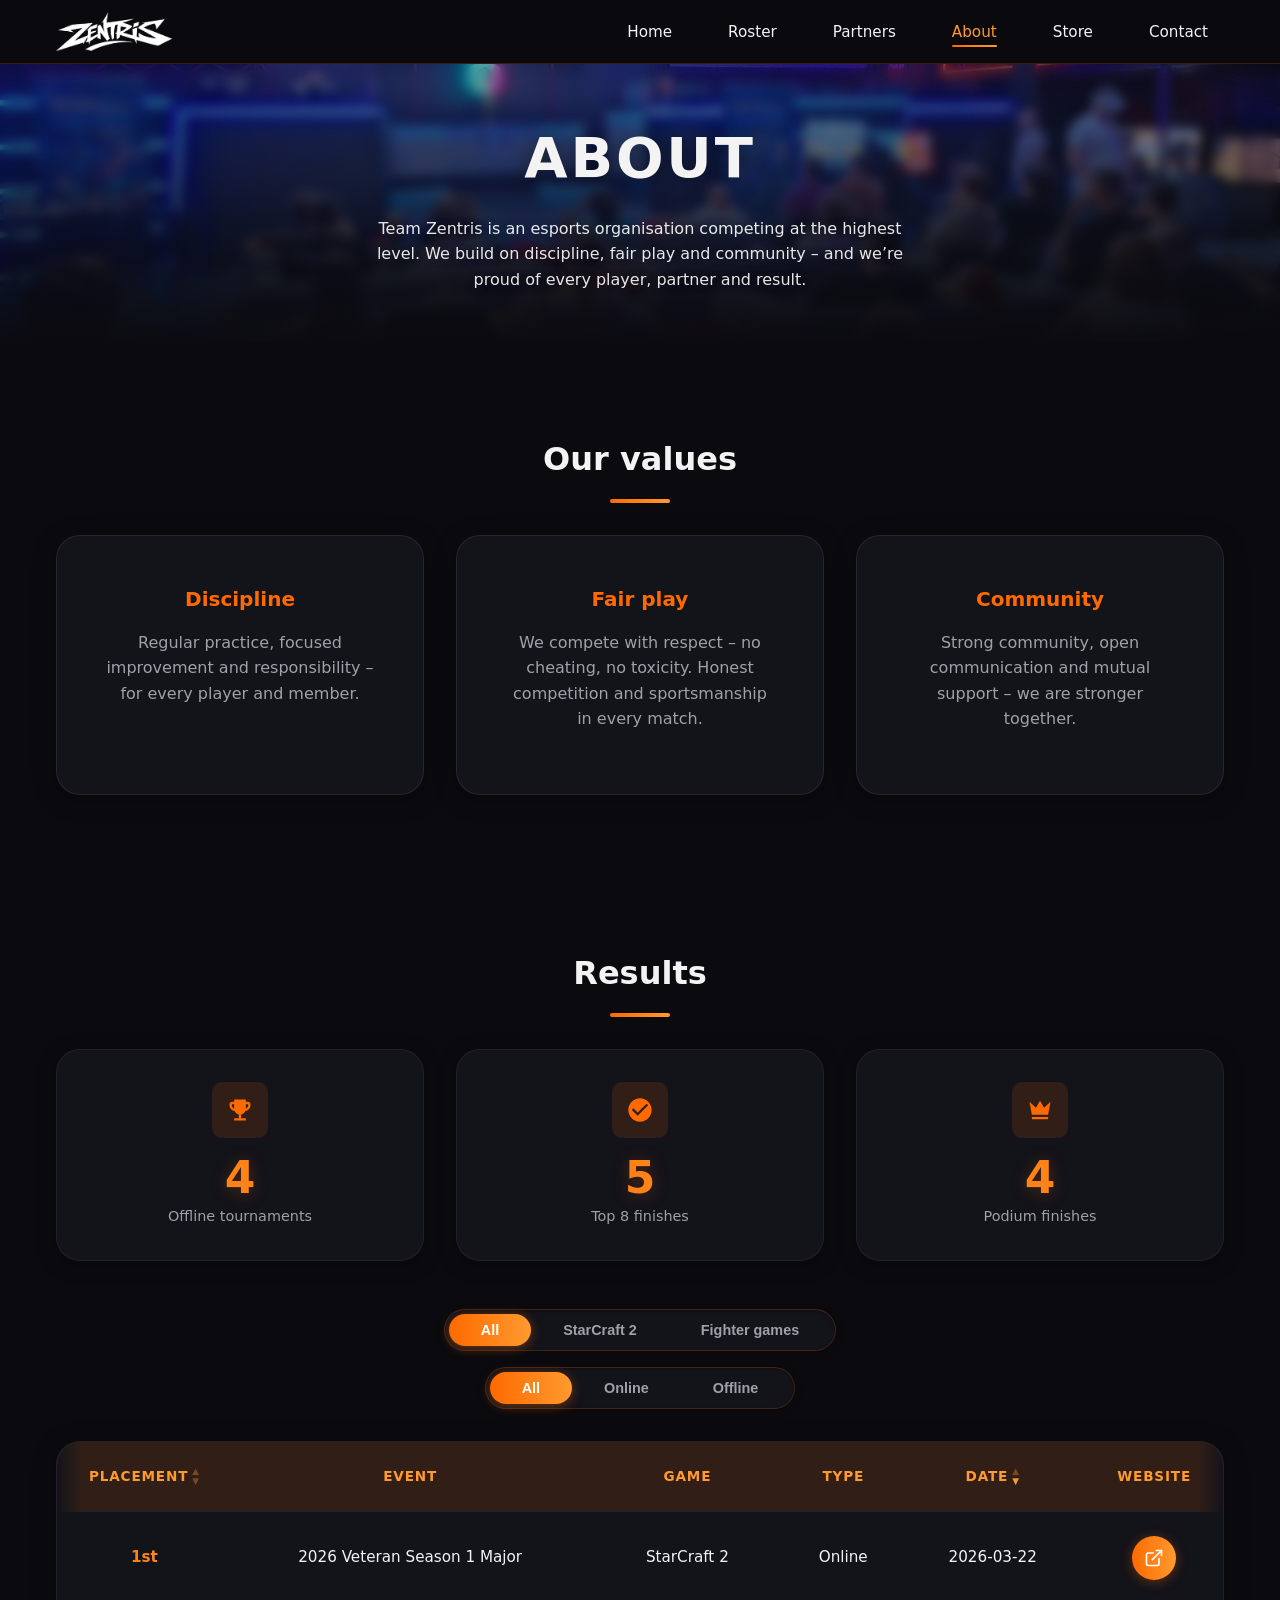
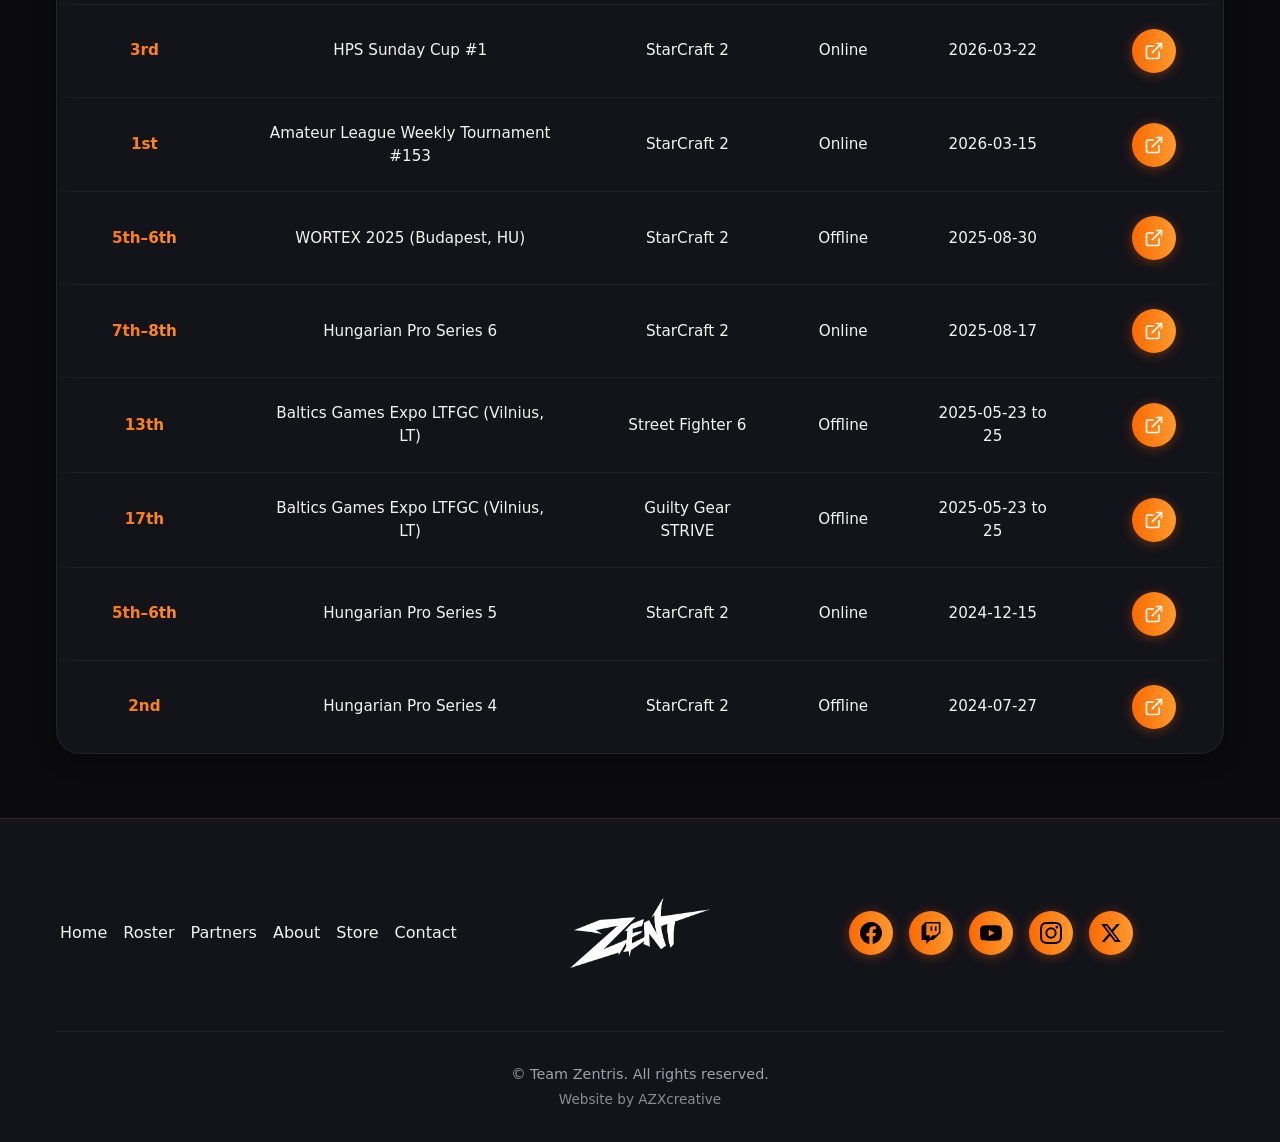
<file: about.html>
<!DOCTYPE html>
<html lang="en">
<head>
  <meta charset="UTF-8">
  <meta name="viewport" content="width=device-width, initial-scale=1.0">
  <title>About | Team Zentris</title>
  <meta name="description" content="Team Zentris is an esports organisation competing at the highest level. We build on discipline, fair play and community – and we're proud of every player, partner and result.">
  <meta name="theme-color" content="#0b0b0f">
  <link rel="canonical" href="https://www.teamzentris.org/about">
  <link rel="icon" type="image/png" sizes="32x32" href="assets/img/favicon/favicon-32x32.png">
  <link rel="icon" type="image/png" sizes="16x16" href="assets/img/favicon/favicon-16x16.png">
  <link rel="apple-touch-icon" sizes="48x48" href="assets/img/favicon/favicon-48x48.png">
  <meta property="og:type" content="website">
  <meta property="og:site_name" content="Team Zentris">
  <meta property="og:title" content="About | Team Zentris">
  <meta property="og:description" content="Team Zentris is an esports organisation competing at the highest level. We build on discipline, fair play and community.">
  <meta property="og:url" content="https://www.teamzentris.org/about">
  <meta property="og:image" content="https://www.teamzentris.org/assets/teamzentris_banner.jpg">
  <meta property="og:image:alt" content="Team Zentris – esports team">
  <meta property="og:locale" content="en_US">
  <meta name="twitter:card" content="summary_large_image">
  <meta name="twitter:title" content="About | Team Zentris">
  <meta name="twitter:description" content="Team Zentris is an esports organisation competing at the highest level. We build on discipline, fair play and community.">
  <meta name="twitter:image" content="https://www.teamzentris.org/assets/teamzentris_banner.jpg">
  <link rel="stylesheet" href="assets/css/styles.css">
  <script type="application/ld+json">{"@context":"https://schema.org","@type":"WebPage","name":"About | Team Zentris","description":"Team Zentris is an esports organisation competing at the highest level. We build on discipline, fair play and community.","url":"https://www.teamzentris.org/about","publisher":{"@type":"Organization","name":"Team Zentris","url":"https://www.teamzentris.org","logo":{"@type":"ImageObject","url":"https://www.teamzentris.org/assets/img/team_zentris_logo.webp"}}}</script>
  <script type="application/ld+json">{"@context":"https://schema.org","@type":"BreadcrumbList","itemListElement":[{"@type":"ListItem","position":1,"name":"Home","item":"https://www.teamzentris.org/"},{"@type":"ListItem","position":2,"name":"About","item":"https://www.teamzentris.org/about"}]}</script>
</head>
<body>
  <header class="site-header">
    <div class="container">
      <a href="/" class="site-logo" aria-label="Team Zentris – Home">
        <img src="assets/img/team_zentris_logo.webp" alt="Team Zentris logo" width="160" height="40">
      </a>
      <button type="button" class="menu-toggle" aria-label="Open menu" aria-expanded="false" aria-controls="main-nav">☰</button>
      <nav id="main-nav" class="main-nav" role="navigation">
        <ul>
          <li><a href="/">Home</a></li>
          <li><a href="/roster">Roster</a></li>
          <li><a href="/partners">Partners</a></li>
          <li><a href="about.html" class="active">About</a></li>
          <li><a href="https://www.letmicro.com/gallery/azx" target="_blank" rel="noopener">Store</a></li>
          <li><a href="/contact">Contact</a></li>
        </ul>
      </nav>
    </div>
  </header>

  <main>
    <section class="page-header page-header-blur-noise" style="background-image: url('assets/img/about-team-zentris-results.jpg');">
      <div class="page-header-inner">
        <h1>About</h1>
        <p class="about-description">Team Zentris is an esports organisation competing at the highest level. We build on discipline, fair play and community – and we’re proud of every player, partner and result.</p>
      </div>
    </section>

    <section class="section">
      <div class="container">
        <h2 class="section-title">Our values</h2>
        <div class="values-grid">
          <article class="value-card">
            <h4>Discipline</h4>
            <p>Regular practice, focused improvement and responsibility – for every player and member.</p>
          </article>
          <article class="value-card">
            <h4>Fair play</h4>
            <p>We compete with respect – no cheating, no toxicity. Honest competition and sportsmanship in every match.</p>
          </article>
          <article class="value-card">
            <h4>Community</h4>
            <p>Strong community, open communication and mutual support – we are stronger together.</p>
          </article>
        </div>
      </div>
    </section>

    <section class="section results-section" id="results">
      <div class="container">
        <h2 class="section-title">Results</h2>
        <div class="results-teaser stats-grid" style="margin-bottom: var(--space-2xl);">
          <div class="stat-card" data-count="4">
            <div class="icon-wrap">
              <svg xmlns="http://www.w3.org/2000/svg" viewBox="0 0 24 24" fill="currentColor" aria-hidden="true"><path d="M19 5h-2V3H7v2H5c-1.1 0-2 .9-2 2v1c0 2.55 1.92 4.63 4.39 4.94.63 1.5 1.98 2.63 3.61 2.96V19H7v2h10v-2h-4v-3.1c1.63-.33 2.98-1.46 3.61-2.96C19.08 12.63 21 10.55 21 8V7c0-1.1-.9-2-2-2zM5 8V7h2v3.82C5.84 10.4 5 9.3 5 8zm14 0c0 1.3-.84 2.4-2 2.82V7h2v1z"/></svg>
            </div>
            <span class="stat-card-value" aria-hidden="true">4</span>
            <span class="stat-card-label">Offline tournaments</span>
          </div>
          <div class="stat-card" data-count="6">
            <div class="icon-wrap">
              <svg xmlns="http://www.w3.org/2000/svg" viewBox="0 0 24 24" fill="currentColor" aria-hidden="true"><path d="M12 2C6.48 2 2 6.48 2 12s4.48 10 10 10 10-4.48 10-10S17.52 2 12 2zm-2 15l-5-5 1.41-1.41L10 14.17l7.59-7.59L19 8l-9 9z"/></svg>
            </div>
            <span class="stat-card-value" aria-hidden="true">6</span>
            <span class="stat-card-label">Top 8 finishes</span>
          </div>
          <div class="stat-card" data-count="4">
            <div class="icon-wrap">
              <svg xmlns="http://www.w3.org/2000/svg" viewBox="0 0 24 24" fill="currentColor" aria-hidden="true"><path d="M5 16L3 5l5.5 5L12 4l3.5 6L21 5l-2 11H5zm14 3c0 .55-.45 1-1 1H6c-.55 0-1-.45-1-1v-1h14v1z"/></svg>
            </div>
            <span class="stat-card-value" aria-hidden="true">4</span>
            <span class="stat-card-label">Podium finishes</span>
          </div>
        </div>
        <div class="results-filters" role="tablist" aria-label="Filter results by game">
          <button type="button" class="results-filter active" data-filter="all">All</button>
          <button type="button" class="results-filter" data-filter="sc2">StarCraft 2</button>
          <button type="button" class="results-filter" data-filter="fighting">Fighter games</button>
        </div>
        <div class="results-filters results-filters-type" role="tablist" aria-label="Filter results by type">
          <button type="button" class="results-filter results-filter-type active" data-filter="all">All</button>
          <button type="button" class="results-filter results-filter-type" data-filter="online">Online</button>
          <button type="button" class="results-filter results-filter-type" data-filter="offline">Offline</button>
        </div>
        <div class="results-table-wrap">
          <table class="results-table" role="table">
            <thead>
              <tr>
                <th class="results-th-sortable" data-sort="placement" scope="col" aria-sort="none">
                  <span>Placement</span><span class="sort-indicator" aria-hidden="true"><span class="sort-asc">▲</span><span class="sort-desc">▼</span></span>
                </th>
                <th>Event</th>
                <th>Game</th>
                <th>Type</th>
                <th class="results-th-sortable" data-sort="date" scope="col" aria-sort="descending">
                  <span>Date</span><span class="sort-indicator" aria-hidden="true"><span class="sort-asc">▲</span><span class="sort-desc">▼</span></span>
                </th>
                <th>Website</th>
              </tr>
            </thead>
            <tbody>
              <tr data-sort-placement="1" data-sort-date="2026-03-22" data-game="sc2" data-type="online">
                <td data-label="Placement">1st</td>
                <td data-label="Event">2026 Veteran Season 1 Major</td>
                <td data-label="Game">StarCraft 2</td>
                <td data-label="Type">Online</td>
                <td data-label="Date">2026-03-22</td>
                <td data-label="Website"><a href="https://challonge.com/2026VS1M" class="results-link-icon" aria-label="Website" target="_blank" rel="noopener"><svg xmlns="http://www.w3.org/2000/svg" width="20" height="20" viewBox="0 0 24 24" fill="none" stroke="currentColor" stroke-width="2" stroke-linecap="round" stroke-linejoin="round" aria-hidden="true"><path d="M18 13v6a2 2 0 0 1-2 2H5a2 2 0 0 1-2-2V8a2 2 0 0 1 2-2h6"/><polyline points="15 3 21 3 21 9"/><line x1="10" y1="14" x2="21" y2="3"/></svg></a></td>
              </tr>
              <tr data-sort-placement="3" data-sort-date="2026-03-22" data-game="sc2" data-type="online">
                <td data-label="Placement">3rd</td>
                <td data-label="Event">HPS Sunday Cup #1</td>
                <td data-label="Game">StarCraft 2</td>
                <td data-label="Type">Online</td>
                <td data-label="Date">2026-03-22</td>
                <td data-label="Website"><a href="https://challonge.com/8smsikzi" class="results-link-icon" aria-label="Website" target="_blank" rel="noopener"><svg xmlns="http://www.w3.org/2000/svg" width="20" height="20" viewBox="0 0 24 24" fill="none" stroke="currentColor" stroke-width="2" stroke-linecap="round" stroke-linejoin="round" aria-hidden="true"><path d="M18 13v6a2 2 0 0 1-2 2H5a2 2 0 0 1-2-2V8a2 2 0 0 1 2-2h6"/><polyline points="15 3 21 3 21 9"/><line x1="10" y1="14" x2="21" y2="3"/></svg></a></td>
              </tr>
              <tr data-sort-placement="1" data-sort-date="2026-03-15" data-game="sc2" data-type="online">
                <td data-label="Placement">1st</td>
                <td data-label="Event">Amateur League Weekly Tournament #153</td>
                <td data-label="Game">StarCraft 2</td>
                <td data-label="Type">Online</td>
                <td data-label="Date">2026-03-15</td>
                <td data-label="Website"><a href="https://challonge.com/ALTVW153" class="results-link-icon" aria-label="Website" target="_blank" rel="noopener"><svg xmlns="http://www.w3.org/2000/svg" width="20" height="20" viewBox="0 0 24 24" fill="none" stroke="currentColor" stroke-width="2" stroke-linecap="round" stroke-linejoin="round" aria-hidden="true"><path d="M18 13v6a2 2 0 0 1-2 2H5a2 2 0 0 1-2-2V8a2 2 0 0 1 2-2h6"/><polyline points="15 3 21 3 21 9"/><line x1="10" y1="14" x2="21" y2="3"/></svg></a></td>
              </tr>
              <tr data-sort-placement="5.5" data-sort-date="2025-08-30" data-game="sc2" data-type="offline">
                <td data-label="Placement">5th–6th</td>
                <td data-label="Event">WORTEX 2025 (Budapest, HU)</td>
                <td data-label="Game">StarCraft 2</td>
                <td data-label="Type">Offline</td>
                <td data-label="Date">2025-08-30</td>
                <td data-label="Website"><a href="https://liquipedia.net/starcraft2/Wortex" class="results-link-icon" aria-label="Website" target="_blank" rel="noopener"><svg xmlns="http://www.w3.org/2000/svg" width="20" height="20" viewBox="0 0 24 24" fill="none" stroke="currentColor" stroke-width="2" stroke-linecap="round" stroke-linejoin="round" aria-hidden="true"><path d="M18 13v6a2 2 0 0 1-2 2H5a2 2 0 0 1-2-2V8a2 2 0 0 1 2-2h6"/><polyline points="15 3 21 3 21 9"/><line x1="10" y1="14" x2="21" y2="3"/></svg></a></td>
              </tr>
              <tr data-sort-placement="7.5" data-sort-date="2025-08-17" data-game="sc2" data-type="online">
                <td data-label="Placement">7th–8th</td>
                <td data-label="Event">Hungarian Pro Series 6</td>
                <td data-label="Game">StarCraft 2</td>
                <td data-label="Type">Online</td>
                <td data-label="Date">2025-08-17</td>
                <td data-label="Website"><a href="https://liquipedia.net/starcraft2/Hungarian_Pro_Series/6" class="results-link-icon" aria-label="Website" target="_blank" rel="noopener"><svg xmlns="http://www.w3.org/2000/svg" width="20" height="20" viewBox="0 0 24 24" fill="none" stroke="currentColor" stroke-width="2" stroke-linecap="round" stroke-linejoin="round" aria-hidden="true"><path d="M18 13v6a2 2 0 0 1-2 2H5a2 2 0 0 1-2-2V8a2 2 0 0 1 2-2h6"/><polyline points="15 3 21 3 21 9"/><line x1="10" y1="14" x2="21" y2="3"/></svg></a></td>
              </tr>
              <tr data-sort-placement="13" data-sort-date="2025-05-25" data-game="fighting" data-type="offline">
                <td data-label="Placement">13th</td>
                <td data-label="Event">Baltics Games Expo LTFGC (Vilnius, LT)</td>
                <td data-label="Game">Street Fighter 6</td>
                <td data-label="Type">Offline</td>
                <td data-label="Date">2025-05-23 to 25</td>
                <td data-label="Website"><a href="https://www.start.gg/tournament/ltfgc-sponsored-by-topo-centras-x-ccb25/events/street-fighter-6/brackets/1765491/2617051/standings" class="results-link-icon" aria-label="Website" target="_blank" rel="noopener"><svg xmlns="http://www.w3.org/2000/svg" width="20" height="20" viewBox="0 0 24 24" fill="none" stroke="currentColor" stroke-width="2" stroke-linecap="round" stroke-linejoin="round" aria-hidden="true"><path d="M18 13v6a2 2 0 0 1-2 2H5a2 2 0 0 1-2-2V8a2 2 0 0 1 2-2h6"/><polyline points="15 3 21 3 21 9"/><line x1="10" y1="14" x2="21" y2="3"/></svg></a></td>
              </tr>
              <tr data-sort-placement="17" data-sort-date="2025-05-25" data-game="fighting" data-type="offline">
                <td data-label="Placement">17th</td>
                <td data-label="Event">Baltics Games Expo LTFGC (Vilnius, LT)</td>
                <td data-label="Game">Guilty Gear STRIVE</td>
                <td data-label="Type">Offline</td>
                <td data-label="Date">2025-05-23 to 25</td>
                <td data-label="Website"><a href="https://www.start.gg/tournament/ltfgc-sponsored-by-topo-centras-x-ccb25/event/guilty-gear-strive" class="results-link-icon" aria-label="Website" target="_blank" rel="noopener"><svg xmlns="http://www.w3.org/2000/svg" width="20" height="20" viewBox="0 0 24 24" fill="none" stroke="currentColor" stroke-width="2" stroke-linecap="round" stroke-linejoin="round" aria-hidden="true"><path d="M18 13v6a2 2 0 0 1-2 2H5a2 2 0 0 1-2-2V8a2 2 0 0 1 2-2h6"/><polyline points="15 3 21 3 21 9"/><line x1="10" y1="14" x2="21" y2="3"/></svg></a></td>
              </tr>
              <tr data-sort-placement="5.5" data-sort-date="2024-12-15" data-game="sc2" data-type="online">
                <td data-label="Placement">5th–6th</td>
                <td data-label="Event">Hungarian Pro Series 5</td>
                <td data-label="Game">StarCraft 2</td>
                <td data-label="Type">Online</td>
                <td data-label="Date">2024-12-15</td>
                <td data-label="Website"><a href="https://liquipedia.net/starcraft2/Hungarian_Pro_Series/5" class="results-link-icon" aria-label="Website" target="_blank" rel="noopener"><svg xmlns="http://www.w3.org/2000/svg" width="20" height="20" viewBox="0 0 24 24" fill="none" stroke="currentColor" stroke-width="2" stroke-linecap="round" stroke-linejoin="round" aria-hidden="true"><path d="M18 13v6a2 2 0 0 1-2 2H5a2 2 0 0 1-2-2V8a2 2 0 0 1 2-2h6"/><polyline points="15 3 21 3 21 9"/><line x1="10" y1="14" x2="21" y2="3"/></svg></a></td>
              </tr>
              <tr data-sort-placement="2" data-sort-date="2024-07-27" data-game="sc2" data-type="offline">
                <td data-label="Placement">2nd</td>
                <td data-label="Event">Hungarian Pro Series 4</td>
                <td data-label="Game">StarCraft 2</td>
                <td data-label="Type">Offline</td>
                <td data-label="Date">2024-07-27</td>
                <td data-label="Website"><a href="https://liquipedia.net/starcraft2/Hungarian_Pro_Series/4" class="results-link-icon" aria-label="Website" target="_blank" rel="noopener"><svg xmlns="http://www.w3.org/2000/svg" width="20" height="20" viewBox="0 0 24 24" fill="none" stroke="currentColor" stroke-width="2" stroke-linecap="round" stroke-linejoin="round" aria-hidden="true"><path d="M18 13v6a2 2 0 0 1-2 2H5a2 2 0 0 1-2-2V8a2 2 0 0 1 2-2h6"/><polyline points="15 3 21 3 21 9"/><line x1="10" y1="14" x2="21" y2="3"/></svg></a></td>
              </tr>
            </tbody>
          </table>
        </div>
      </div>
    </section>
  </main>

  <footer class="site-footer">
    <div class="container">
      <div class="footer-grid">
        <div class="footer-nav">
          <ul>
            <li><a href="/">Home</a></li>
            <li><a href="/roster">Roster</a></li>
            <li><a href="/partners">Partners</a></li>
            <li><a href="about.html">About</a></li>
            <li><a href="https://www.letmicro.com/gallery/azx" target="_blank" rel="noopener">Store</a></li>
            <li><a href="/contact">Contact</a></li>
          </ul>
        </div>
        <div class="footer-logo">
          <a href="/" class="footer-logo-link" aria-label="Team Zentris – Home">
            <img src="assets/img/zentris_logo_box.webp" alt="Team Zentris" width="120" height="120">
          </a>
        </div>
        <div class="footer-contact">
          <div class="contact-socials">
            <a href="https://facebook.com/teamzentris" target="_blank" rel="noopener" aria-label="Facebook"><img src="assets/icons/facebook.svg" alt="" width="22" height="22"></a>
            <a href="https://twitch.tv/teamzentris" target="_blank" rel="noopener" aria-label="Twitch"><img src="assets/icons/twitch.svg" alt="" width="22" height="22"></a>
            <a href="https://youtube.com/@teamzentris" target="_blank" rel="noopener" aria-label="YouTube"><img src="assets/icons/youtube.svg" alt="" width="22" height="22"></a>
            <a href="https://instagram.com/teamzentris" target="_blank" rel="noopener" aria-label="Instagram"><img src="assets/icons/instagram.svg" alt="" width="22" height="22"></a>
            <a href="https://x.com/teamzentris" target="_blank" rel="noopener" aria-label="X"><img src="assets/icons/x.svg" alt="" width="22" height="22"></a>
          </div>
        </div>
      </div>
      <div class="footer-bottom">
        <p>© Team Zentris. All rights reserved.</p>
        <p class="footer-credit">Website by <a href="https://azxcreative.com" target="_blank" rel="noopener">AZXcreative</a></p>
      </div>
    </div>
  </footer>

  <script src="assets/js/main.js"></script>
</body>
</html>
</file>
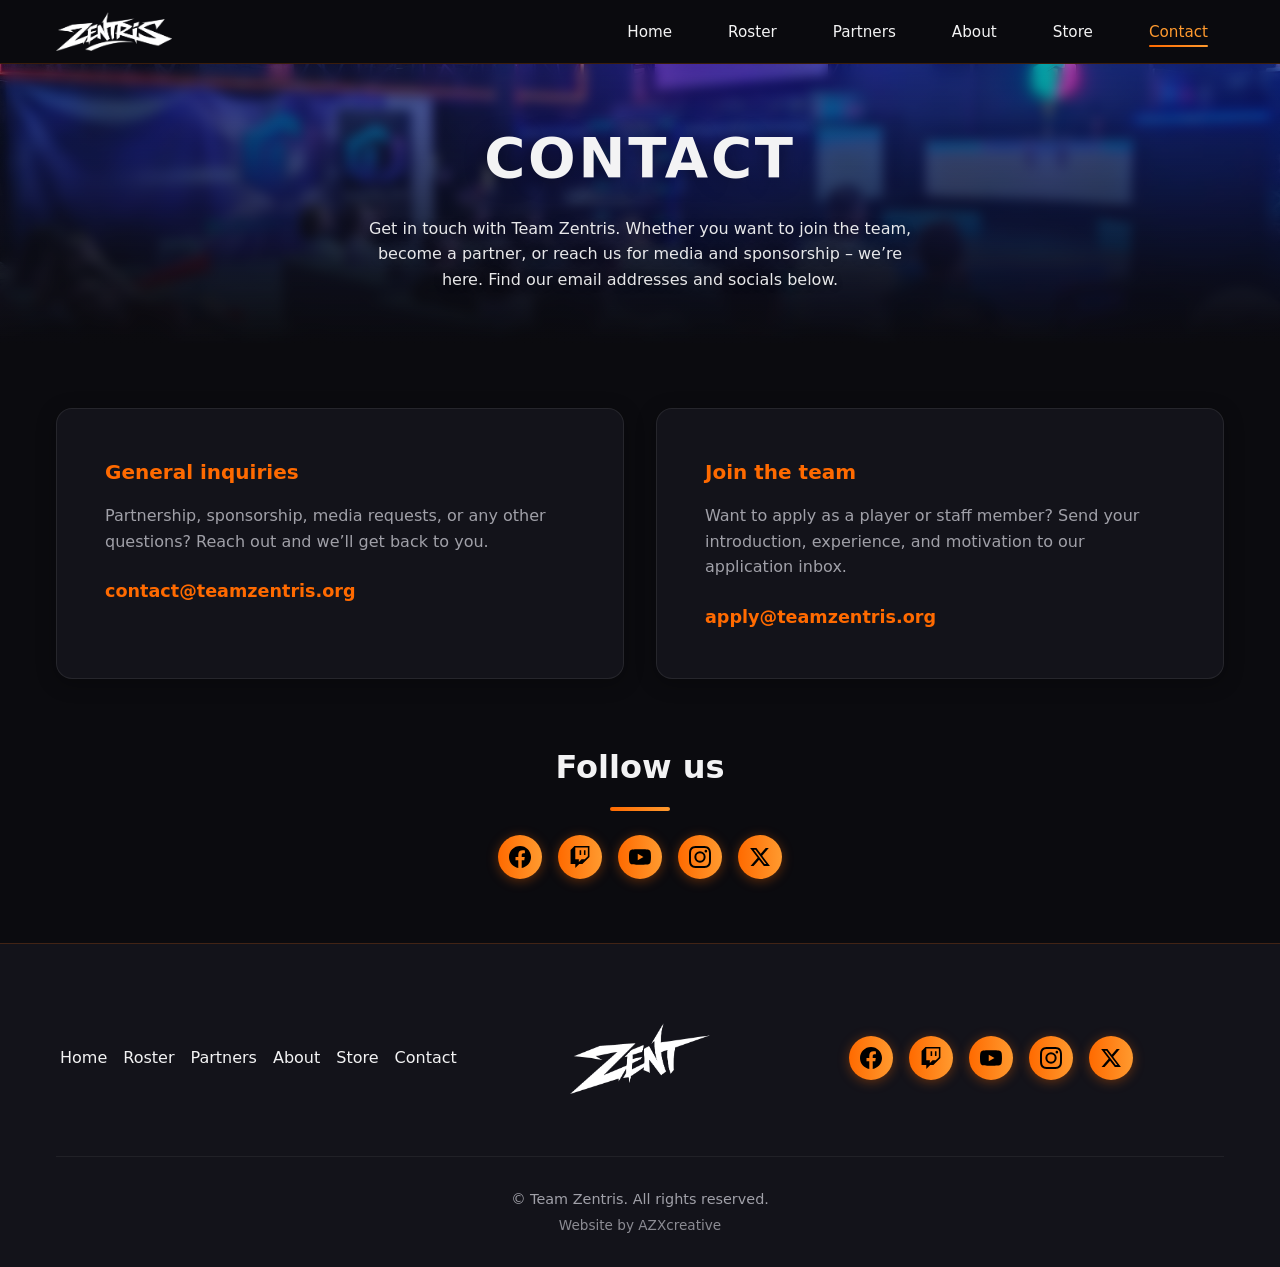
<file: contact.html>
<!DOCTYPE html>
<html lang="en">
<head>
  <meta charset="UTF-8">
  <meta name="viewport" content="width=device-width, initial-scale=1.0">
  <title>Contact / Join | Team Zentris</title>
  <meta name="description" content="Get in touch with Team Zentris. Join the team, become a partner, or reach us for media and sponsorship. Find our email addresses and socials.">
  <meta name="theme-color" content="#0b0b0f">
  <link rel="canonical" href="https://www.teamzentris.org/contact">
  <link rel="icon" type="image/png" sizes="32x32" href="assets/img/favicon/favicon-32x32.png">
  <link rel="icon" type="image/png" sizes="16x16" href="assets/img/favicon/favicon-16x16.png">
  <link rel="apple-touch-icon" sizes="48x48" href="assets/img/favicon/favicon-48x48.png">
  <meta property="og:type" content="website">
  <meta property="og:site_name" content="Team Zentris">
  <meta property="og:title" content="Contact / Join | Team Zentris">
  <meta property="og:description" content="Get in touch with Team Zentris. Join the team, become a partner, or reach us for media and sponsorship.">
  <meta property="og:url" content="https://www.teamzentris.org/contact">
  <meta property="og:image" content="https://www.teamzentris.org/assets/teamzentris_banner.jpg">
  <meta property="og:image:alt" content="Team Zentris – esports team">
  <meta property="og:locale" content="en_US">
  <meta name="twitter:card" content="summary_large_image">
  <meta name="twitter:title" content="Contact / Join | Team Zentris">
  <meta name="twitter:description" content="Get in touch with Team Zentris. Join the team, become a partner, or reach us for media and sponsorship.">
  <meta name="twitter:image" content="https://www.teamzentris.org/assets/teamzentris_banner.jpg">
  <link rel="stylesheet" href="assets/css/styles.css">
  <script type="application/ld+json">{"@context":"https://schema.org","@type":"WebPage","name":"Contact | Team Zentris","description":"Get in touch with Team Zentris. Join the team, become a partner, or reach us for media and sponsorship.","url":"https://www.teamzentris.org/contact","publisher":{"@type":"Organization","name":"Team Zentris","url":"https://www.teamzentris.org","logo":{"@type":"ImageObject","url":"https://www.teamzentris.org/assets/img/team_zentris_logo.webp"}}}</script>
  <script type="application/ld+json">{"@context":"https://schema.org","@type":"BreadcrumbList","itemListElement":[{"@type":"ListItem","position":1,"name":"Home","item":"https://www.teamzentris.org/"},{"@type":"ListItem","position":2,"name":"Contact","item":"https://www.teamzentris.org/contact"}]}</script>
</head>
<body>
  <header class="site-header">
    <div class="container">
      <a href="/" class="site-logo" aria-label="Team Zentris – Home">
        <img src="assets/img/team_zentris_logo.webp" alt="Team Zentris logo" width="160" height="40">
      </a>
      <button type="button" class="menu-toggle" aria-label="Open menu" aria-expanded="false" aria-controls="main-nav">☰</button>
      <nav id="main-nav" class="main-nav" role="navigation">
        <ul>
          <li><a href="/">Home</a></li>
          <li><a href="/roster">Roster</a></li>
          <li><a href="partners.html">Partners</a></li>
          <li><a href="about.html">About</a></li>
          <li><a href="https://www.letmicro.com/gallery/azx" target="_blank" rel="noopener">Store</a></li>
          <li><a href="/contact" class="active">Contact</a></li>
        </ul>
      </nav>
    </div>
  </header>

  <main>
    <section class="page-header" style="background-image: url('assets/img/contact-team-zentris.jpg');">
      <div class="page-header-inner">
        <h1>Contact</h1>
        <p class="contact-description">Get in touch with Team Zentris. Whether you want to join the team, become a partner, or reach us for media and sponsorship – we’re here. Find our email addresses and socials below.</p>
      </div>
    </section>

    <section class="section">
      <div class="container">
        <div class="contact-email-grid">
          <article class="contact-email-card">
            <h3 class="contact-email-title">General inquiries</h3>
            <p class="contact-email-desc">Partnership, sponsorship, media requests, or any other questions? Reach out and we’ll get back to you.</p>
            <a href="mailto:contact@teamzentris.org" class="contact-email-link">contact@teamzentris.org</a>
          </article>
          <article class="contact-email-card">
            <h3 class="contact-email-title">Join the team</h3>
            <p class="contact-email-desc">Want to apply as a player or staff member? Send your introduction, experience, and motivation to our application inbox.</p>
            <a href="mailto:apply@teamzentris.org" class="contact-email-link">apply@teamzentris.org</a>
          </article>
        </div>
        <div class="contact-socials-wrap">
          <h3 class="section-title">Follow us</h3>
          <div class="contact-socials">
            <a href="https://facebook.com/teamzentris" target="_blank" rel="noopener" aria-label="Facebook"><img src="assets/icons/facebook.svg" alt="" width="22" height="22"></a>
            <a href="https://twitch.tv/teamzentris" target="_blank" rel="noopener" aria-label="Twitch"><img src="assets/icons/twitch.svg" alt="" width="22" height="22"></a>
            <a href="https://youtube.com/@teamzentris" target="_blank" rel="noopener" aria-label="YouTube"><img src="assets/icons/youtube.svg" alt="" width="22" height="22"></a>
            <a href="https://instagram.com/teamzentris" target="_blank" rel="noopener" aria-label="Instagram"><img src="assets/icons/instagram.svg" alt="" width="22" height="22"></a>
            <a href="https://x.com/teamzentris" target="_blank" rel="noopener" aria-label="X"><img src="assets/icons/x.svg" alt="" width="22" height="22"></a>
          </div>
        </div>
      </div>
    </section>
  </main>

  <footer class="site-footer">
    <div class="container">
      <div class="footer-grid">
        <div class="footer-nav">
          <ul>
            <li><a href="/">Home</a></li>
            <li><a href="/roster">Roster</a></li>
            <li><a href="partners.html">Partners</a></li>
            <li><a href="about.html">About</a></li>
            <li><a href="https://www.letmicro.com/gallery/azx" target="_blank" rel="noopener">Store</a></li>
            <li><a href="/contact">Contact</a></li>
          </ul>
        </div>
        <div class="footer-logo">
          <a href="/" class="footer-logo-link" aria-label="Team Zentris – Home">
            <img src="assets/img/zentris_logo_box.webp" alt="Team Zentris" width="120" height="120">
          </a>
        </div>
        <div class="footer-contact">
          <div class="contact-socials">
            <a href="https://facebook.com/teamzentris" target="_blank" rel="noopener" aria-label="Facebook"><img src="assets/icons/facebook.svg" alt="" width="22" height="22"></a>
            <a href="https://twitch.tv/teamzentris" target="_blank" rel="noopener" aria-label="Twitch"><img src="assets/icons/twitch.svg" alt="" width="22" height="22"></a>
            <a href="https://youtube.com/@teamzentris" target="_blank" rel="noopener" aria-label="YouTube"><img src="assets/icons/youtube.svg" alt="" width="22" height="22"></a>
            <a href="https://instagram.com/teamzentris" target="_blank" rel="noopener" aria-label="Instagram"><img src="assets/icons/instagram.svg" alt="" width="22" height="22"></a>
            <a href="https://x.com/teamzentris" target="_blank" rel="noopener" aria-label="X"><img src="assets/icons/x.svg" alt="" width="22" height="22"></a>
          </div>
        </div>
      </div>
      <div class="footer-bottom">
        <p>© Team Zentris. All rights reserved.</p>
        <p class="footer-credit">Website by <a href="https://azxcreative.com" target="_blank" rel="noopener">AZXcreative</a></p>
      </div>
    </div>
  </footer>

  <script src="assets/js/main.js"></script>
</body>
</html>
</file>
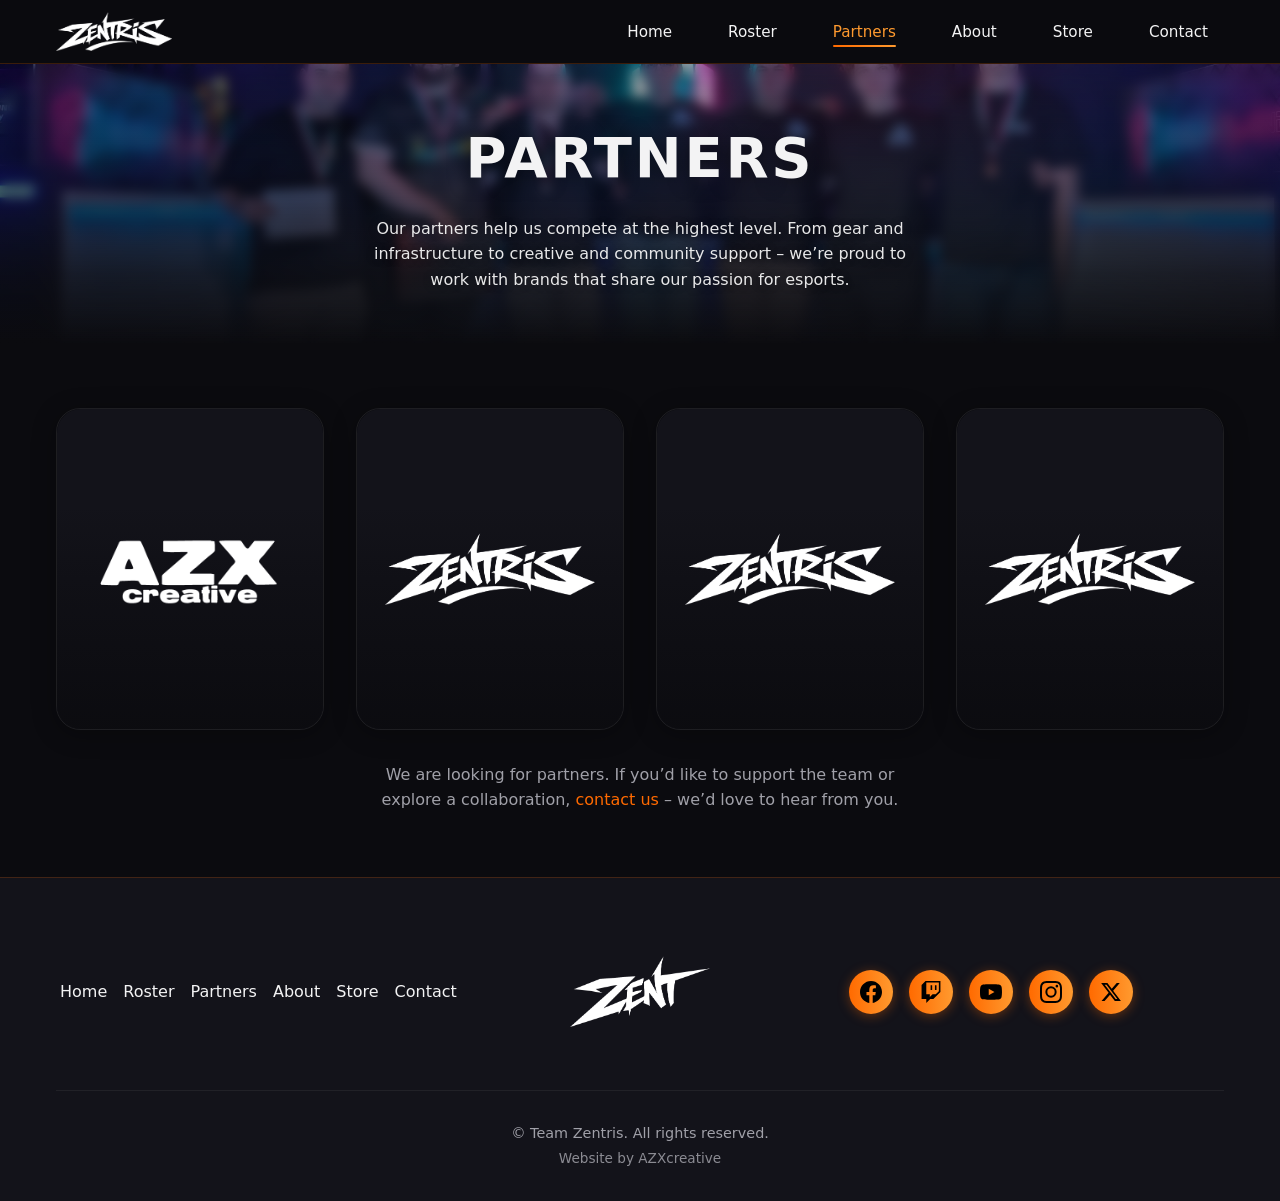
<file: partners.html>
<!DOCTYPE html>
<html lang="en">
<head>
  <meta charset="UTF-8">
  <meta name="viewport" content="width=device-width, initial-scale=1.0">
  <title>Partners | Team Zentris</title>
  <meta name="description" content="Our partners help us compete at the highest level. From gear and infrastructure to creative and community support – we're proud to work with brands that share our passion for esports.">
  <meta name="theme-color" content="#0b0b0f">
  <link rel="canonical" href="https://www.teamzentris.org/partners">
  <link rel="icon" type="image/png" sizes="32x32" href="assets/img/favicon/favicon-32x32.png">
  <link rel="icon" type="image/png" sizes="16x16" href="assets/img/favicon/favicon-16x16.png">
  <link rel="apple-touch-icon" sizes="48x48" href="assets/img/favicon/favicon-48x48.png">
  <meta property="og:type" content="website">
  <meta property="og:site_name" content="Team Zentris">
  <meta property="og:title" content="Partners | Team Zentris">
  <meta property="og:description" content="Our partners help us compete at the highest level. Gear, infrastructure, creative and community support.">
  <meta property="og:url" content="https://www.teamzentris.org/partners">
  <meta property="og:image" content="https://www.teamzentris.org/assets/teamzentris_banner.jpg">
  <meta property="og:image:alt" content="Team Zentris – esports team">
  <meta property="og:locale" content="en_US">
  <meta name="twitter:card" content="summary_large_image">
  <meta name="twitter:title" content="Partners | Team Zentris">
  <meta name="twitter:description" content="Our partners help us compete at the highest level. Gear, infrastructure, creative and community support.">
  <meta name="twitter:image" content="https://www.teamzentris.org/assets/teamzentris_banner.jpg">
  <link rel="stylesheet" href="assets/css/styles.css">
  <script type="application/ld+json">{"@context":"https://schema.org","@type":"WebPage","name":"Partners | Team Zentris","description":"Our partners help us compete at the highest level. Gear, infrastructure, creative and community support.","url":"https://www.teamzentris.org/partners","publisher":{"@type":"Organization","name":"Team Zentris","url":"https://www.teamzentris.org","logo":{"@type":"ImageObject","url":"https://www.teamzentris.org/assets/img/team_zentris_logo.webp"}}}</script>
  <script type="application/ld+json">{"@context":"https://schema.org","@type":"BreadcrumbList","itemListElement":[{"@type":"ListItem","position":1,"name":"Home","item":"https://www.teamzentris.org/"},{"@type":"ListItem","position":2,"name":"Partners","item":"https://www.teamzentris.org/partners"}]}</script>
</head>
<body>
  <header class="site-header">
    <div class="container">
      <a href="/" class="site-logo" aria-label="Team Zentris – Home">
        <img src="assets/img/team_zentris_logo.webp" alt="Team Zentris logo" width="160" height="40">
      </a>
      <button type="button" class="menu-toggle" aria-label="Open menu" aria-expanded="false" aria-controls="main-nav">☰</button>
      <nav id="main-nav" class="main-nav" role="navigation">
        <ul>
          <li><a href="/">Home</a></li>
          <li><a href="/roster">Roster</a></li>
          <li><a href="/partners" class="active">Partners</a></li>
          <li><a href="/about">About</a></li>
          <li><a href="https://www.letmicro.com/gallery/azx" target="_blank" rel="noopener">Store</a></li>
          <li><a href="/contact">Contact</a></li>
        </ul>
      </nav>
    </div>
  </header>

  <main>
    <section class="page-header" style="background-image: url('assets/img/partners-team-zentris.jpg');">
      <div class="page-header-inner">
        <h1>Partners</h1>
        <p class="partner-description">Our partners help us compete at the highest level. From gear and infrastructure to creative and community support – we’re proud to work with brands that share our passion for esports.</p>
      </div>
    </section>

    <section class="section">
      <div class="container">
        <div class="partner-grid">
          <article class="partner-card">
            <div class="partner-card-bg"></div>
            <div class="partner-card-logo-wrap">
              <img src="assets/img/partnerek-azx-creative-grafika.webp" alt="AZX Creative" class="partner-card-logo">
            </div>
            <div class="partner-card-overlay"></div>
            <div class="partner-card-body">
              <p class="partner-card-name">AZXcreative</p>
              <div class="partner-card-website">
                <a href="https://azxcreative.com" target="_blank" rel="noopener" aria-label="Website">
                  <svg xmlns="http://www.w3.org/2000/svg" width="20" height="20" viewBox="0 0 24 24" fill="none" stroke="currentColor" stroke-width="2" stroke-linecap="round" stroke-linejoin="round" aria-hidden="true"><path d="M18 13v6a2 2 0 0 1-2 2H5a2 2 0 0 1-2-2V8a2 2 0 0 1 2-2h6"/><polyline points="15 3 21 3 21 9"/><line x1="10" y1="14" x2="21" y2="3"/></svg>
                </a>
              </div>
            </div>
          </article>
          <article class="partner-card">
            <div class="partner-card-bg"></div>
            <div class="partner-card-logo-wrap">
              <img src="assets/img/team_zentris_logo.webp" alt="Team Zentris" class="partner-card-logo">
            </div>
            <div class="partner-card-overlay"></div>
            <div class="partner-card-body">
              <p class="partner-card-name">Be A Partner</p>
              <div class="partner-card-website">
                <a href="/contact" aria-label="Contact">
                  <svg xmlns="http://www.w3.org/2000/svg" width="20" height="20" viewBox="0 0 24 24" fill="none" stroke="currentColor" stroke-width="2" stroke-linecap="round" stroke-linejoin="round" aria-hidden="true"><path d="M18 13v6a2 2 0 0 1-2 2H5a2 2 0 0 1-2-2V8a2 2 0 0 1 2-2h6"/><polyline points="15 3 21 3 21 9"/><line x1="10" y1="14" x2="21" y2="3"/></svg>
                </a>
              </div>
            </div>
          </article>
          <article class="partner-card">
            <div class="partner-card-bg"></div>
            <div class="partner-card-logo-wrap">
              <img src="assets/img/team_zentris_logo.webp" alt="Team Zentris" class="partner-card-logo">
            </div>
            <div class="partner-card-overlay"></div>
            <div class="partner-card-body">
              <p class="partner-card-name">Be A Partner</p>
              <div class="partner-card-website">
                <a href="/contact" aria-label="Contact">
                  <svg xmlns="http://www.w3.org/2000/svg" width="20" height="20" viewBox="0 0 24 24" fill="none" stroke="currentColor" stroke-width="2" stroke-linecap="round" stroke-linejoin="round" aria-hidden="true"><path d="M18 13v6a2 2 0 0 1-2 2H5a2 2 0 0 1-2-2V8a2 2 0 0 1 2-2h6"/><polyline points="15 3 21 3 21 9"/><line x1="10" y1="14" x2="21" y2="3"/></svg>
                </a>
              </div>
            </div>
          </article>
          <article class="partner-card">
            <div class="partner-card-bg"></div>
            <div class="partner-card-logo-wrap">
              <img src="assets/img/team_zentris_logo.webp" alt="Team Zentris" class="partner-card-logo">
            </div>
            <div class="partner-card-overlay"></div>
            <div class="partner-card-body">
              <p class="partner-card-name">Be A Partner</p>
              <div class="partner-card-website">
                <a href="/contact" aria-label="Contact">
                  <svg xmlns="http://www.w3.org/2000/svg" width="20" height="20" viewBox="0 0 24 24" fill="none" stroke="currentColor" stroke-width="2" stroke-linecap="round" stroke-linejoin="round" aria-hidden="true"><path d="M18 13v6a2 2 0 0 1-2 2H5a2 2 0 0 1-2-2V8a2 2 0 0 1 2-2h6"/><polyline points="15 3 21 3 21 9"/><line x1="10" y1="14" x2="21" y2="3"/></svg>
                </a>
              </div>
            </div>
          </article>
        </div>
        <p class="partner-looking-text">We are looking for partners. If you’d like to support the team or explore a collaboration, <a href="/contact">contact us</a> – we’d love to hear from you.</p>
      </div>
    </section>
  </main>

  <footer class="site-footer">
    <div class="container">
      <div class="footer-grid">
        <div class="footer-nav">
          <ul>
            <li><a href="/">Home</a></li>
            <li><a href="/roster">Roster</a></li>
            <li><a href="/partners">Partners</a></li>
            <li><a href="/about">About</a></li>
            <li><a href="https://www.letmicro.com/gallery/azx" target="_blank" rel="noopener">Store</a></li>
            <li><a href="/contact">Contact</a></li>
          </ul>
        </div>
        <div class="footer-logo">
          <a href="/" class="footer-logo-link" aria-label="Team Zentris – Home">
            <img src="assets/img/zentris_logo_box.webp" alt="Team Zentris" width="120" height="120">
          </a>
        </div>
        <div class="footer-contact">
          <div class="contact-socials">
            <a href="https://facebook.com/teamzentris" target="_blank" rel="noopener" aria-label="Facebook"><img src="assets/icons/facebook.svg" alt="" width="22" height="22"></a>
            <a href="https://twitch.tv/teamzentris" target="_blank" rel="noopener" aria-label="Twitch"><img src="assets/icons/twitch.svg" alt="" width="22" height="22"></a>
            <a href="https://youtube.com/@teamzentris" target="_blank" rel="noopener" aria-label="YouTube"><img src="assets/icons/youtube.svg" alt="" width="22" height="22"></a>
            <a href="https://instagram.com/teamzentris" target="_blank" rel="noopener" aria-label="Instagram"><img src="assets/icons/instagram.svg" alt="" width="22" height="22"></a>
            <a href="https://x.com/teamzentris" target="_blank" rel="noopener" aria-label="X"><img src="assets/icons/x.svg" alt="" width="22" height="22"></a>
          </div>
        </div>
      </div>
      <div class="footer-bottom">
        <p>© Team Zentris. All rights reserved.</p>
        <p class="footer-credit">Website by <a href="https://azxcreative.com" target="_blank" rel="noopener">AZXcreative</a></p>
      </div>
    </div>
  </footer>

  <script src="assets/js/main.js"></script>
</body>
</html>
</file>
<file: assets/css/styles.css>
/* ============================================
   TEAM ZENTRIS - Esports Website
   Orange + Black theme, mobile-first
   ============================================ */

:root {
  /* Colors */
  --bg-dark: #0b0b0f;
  --bg-panel: #13131a;
  --bg-panel-hover: #1a1a24;
  --text-primary: #f3f3f4;
  --text-muted: #a0a0a8;
  --accent-orange: #ff6a00;
  --accent-orange-light: #ff9a2f;
  --gradient-orange: linear-gradient(90deg, #ff6a00, #ff9a2f);
  --gradient-dark: linear-gradient(180deg, rgba(11,11,15,0.95) 0%, rgba(11,11,15,0.7) 100%);
  --border-subtle: rgba(255,106,0,0.2);
  --shadow-soft: 0 4px 20px rgba(0,0,0,0.3);
  --shadow-card: 0 8px 32px rgba(0,0,0,0.4);

  /* Spacing scale */
  --space-xs: 0.25rem;
  --space-sm: 0.5rem;
  --space-md: 1rem;
  --space-lg: 1.5rem;
  --space-xl: 2rem;
  --space-2xl: 3rem;
  --space-3xl: 4rem;

  /* Layout */
  --container-max: 1200px;
  --header-height: 64px;
  --radius-sm: 6px;
  --radius-md: 10px;
  --radius-lg: 16px;
  --radius-xl: 24px;
  --transition-fast: 0.2s ease;
  --transition-smooth: 0.35s ease;
}

/* Reset & base */
*, *::before, *::after { box-sizing: border-box; }
html {
  scroll-behavior: smooth;
  overflow-x: hidden;
}
body {
  margin: 0;
  padding-top: var(--header-height);
  font-family: system-ui, -apple-system, 'Segoe UI', Roboto, sans-serif;
  background: var(--bg-dark);
  color: var(--text-primary);
  line-height: 1.5;
  min-height: 100vh;
  display: flex;
  flex-direction: column;
  overflow-x: hidden;
}
img { max-width: 100%; height: auto; display: block; }
a {
  color: var(--accent-orange);
  text-decoration: none;
  transition: color var(--transition-fast);
  -webkit-tap-highlight-color: rgba(255, 106, 0, 0.2);
}
button, .btn, [role="button"] {
  -webkit-tap-highlight-color: rgba(255, 106, 0, 0.2);
}
a:hover { color: var(--accent-orange-light); }
ul { list-style: none; margin: 0; padding: 0; }

/* Container */
.container {
  width: 100%;
  max-width: var(--container-max);
  margin-left: auto;
  margin-right: auto;
  padding-left: var(--space-md);
  padding-right: var(--space-md);
}
@media (max-width: 480px) {
  .container {
    padding-left: var(--space-lg);
    padding-right: var(--space-lg);
  }
}

/* ========== HEADER ========== */
.site-header {
  position: fixed;
  top: 0;
  left: 0;
  right: 0;
  z-index: 100;
  background: rgba(11,11,15,0.92);
  backdrop-filter: blur(10px);
  border-bottom: 1px solid var(--border-subtle);
  height: var(--header-height);
}
.site-header .container {
  display: flex;
  align-items: center;
  justify-content: space-between;
  height: 100%;
}
.site-logo {
  display: flex;
  align-items: center;
  gap: var(--space-sm);
}
.site-logo img {
  height: 40px;
  width: auto;
  object-fit: contain;
}
.main-nav ul {
  display: flex;
  align-items: center;
  gap: var(--space-lg);
}
.main-nav a {
  color: var(--text-primary);
  font-weight: 500;
  font-size: 0.95rem;
  padding: var(--space-sm) var(--space-md);
  padding-bottom: 6px;
  border-radius: var(--radius-sm);
  position: relative;
  text-decoration: none;
}
.main-nav a::after {
  content: '';
  position: absolute;
  left: var(--space-md);
  right: var(--space-md);
  bottom: 0;
  height: 2px;
  background: var(--gradient-orange);
  transform: scaleX(0);
  transform-origin: center;
  transition: transform var(--transition-fast);
  border-radius: 1px;
}
.main-nav a:hover {
  color: var(--accent-orange-light);
}
.main-nav a:hover::after {
  transform: scaleX(1);
}
.main-nav a.active {
  color: var(--accent-orange-light);
}
.main-nav a.active::after {
  transform: scaleX(1);
}

/* Hamburger (mobile) */
.menu-toggle {
  display: none;
  background: none;
  border: none;
  color: var(--text-primary);
  padding: var(--space-md);
  min-width: 44px;
  min-height: 44px;
  cursor: pointer;
  font-size: 1.5rem;
  line-height: 1;
  border-radius: var(--radius-sm);
  transition: background var(--transition-fast);
  align-items: center;
  justify-content: center;
}
.menu-toggle:hover { background: var(--bg-panel); }
.menu-toggle:focus-visible { outline: 2px solid var(--accent-orange); outline-offset: 2px; }
.menu-toggle[aria-expanded="true"] { color: var(--accent-orange); }

@media (max-width: 768px) {
  .menu-toggle { display: flex; align-items: center; justify-content: center; }
  .main-nav {
    position: absolute;
    top: var(--header-height);
    left: 0;
    right: 0;
    background: var(--bg-panel);
    border-bottom: 1px solid var(--border-subtle);
    max-height: 0;
    overflow: hidden;
    transition: max-height var(--transition-smooth);
  }
  .main-nav.is-open { max-height: 320px; }
  .main-nav ul {
    flex-direction: column;
    padding: var(--space-md);
    gap: 0;
  }
  .main-nav a {
    display: block;
    padding: var(--space-md);
    padding-bottom: 12px;
    border-radius: var(--radius-md);
  }
  .main-nav a::after {
    left: var(--space-md);
    right: var(--space-md);
  }
}

/* ========== BUTTONS ========== */
.btn {
  display: inline-flex;
  align-items: center;
  justify-content: center;
  gap: var(--space-sm);
  padding: var(--space-md) var(--space-xl);
  font-size: 1rem;
  font-weight: 600;
  border: none;
  border-radius: var(--radius-md);
  cursor: pointer;
  transition: transform var(--transition-fast), box-shadow var(--transition-fast), opacity var(--transition-fast);
}
@media (max-width: 480px) {
  .btn { min-height: 48px; padding: var(--space-md) var(--space-lg); }
}
.btn:focus-visible { outline: 2px solid var(--accent-orange-light); outline-offset: 2px; }
.btn-primary {
  background: var(--gradient-orange);
  color: #fff;
  box-shadow: 0 4px 14px rgba(255,106,0,0.4);
}
.btn-primary:hover {
  color: #fff;
  transform: translateY(-2px);
  box-shadow: 0 6px 20px rgba(255,106,0,0.5);
}
.btn-secondary {
  background: transparent;
  color: var(--accent-orange);
  border: 2px solid var(--accent-orange);
}
.btn-secondary:hover {
  background: rgba(255,106,0,0.15);
  transform: translateY(-2px);
}
.btn-ghost {
  background: var(--bg-panel);
  color: var(--text-primary);
}
.btn-ghost:hover { background: var(--bg-panel-hover); }

/* ========== PAGE HEADER (full-width image + title) ========== */
.page-header {
  position: relative;
  width: 100%;
  min-height: 280px;
  display: flex;
  align-items: center;
  justify-content: center;
  background: var(--bg-panel) var(--gradient-dark);
  background-size: cover;
  background-position: center;
  overflow: hidden;
}
/* Blur overlay on all page headers */
.page-header::before {
  content: '';
  position: absolute;
  inset: 0;
  z-index: 0;
  backdrop-filter: blur(6px);
  -webkit-backdrop-filter: blur(6px);
  pointer-events: none;
}
.page-header::after {
  content: '';
  position: absolute;
  inset: 0;
  /* Blend banner into page background – no hard edge at bottom */
  background: linear-gradient(
    180deg,
    rgba(11,11,15,0.35) 0%,
    rgba(11,11,15,0.6) 40%,
    rgba(11,11,15,0.88) 75%,
    var(--bg-dark) 100%
  );
  z-index: 0;
}
/* Noise overlay on header (e.g. About page) – blur + noise */
.page-header-blur-noise::before {
  content: '';
  position: absolute;
  inset: 0;
  z-index: 0;
  backdrop-filter: blur(6px);
  -webkit-backdrop-filter: blur(6px);
  background-image: url("data:image/svg+xml,%3Csvg xmlns='http://www.w3.org/2000/svg' width='200' height='200'%3E%3Cfilter id='n'%3E%3CfeTurbulence type='fractalNoise' baseFrequency='0.85' numOctaves='4' result='f'/%3E%3CfeColorMatrix in='f' type='saturate' values='0'/%3E%3C/filter%3E%3Crect width='100%25' height='100%25' fill='%23000' filter='url(%23n)' opacity='0.06'/%3E%3C/svg%3E");
  background-size: 200px 200px;
  pointer-events: none;
}
/* Keep all banner content above the gradient (h1 and .page-header-inner) */
.page-header > * {
  position: relative;
  z-index: 1;
}
.page-header-inner {
  position: relative;
  z-index: 1;
  display: flex;
  flex-direction: column;
  align-items: center;
  text-align: center;
  gap: var(--space-md);
  padding: var(--space-xl) var(--space-md);
}
.page-header h1 {
  margin: 0;
  font-size: clamp(2rem, 5vw, 3.5rem);
  font-weight: 800;
  letter-spacing: 0.05em;
  text-transform: uppercase;
  text-shadow: 0 2px 20px rgba(0,0,0,0.5);
}
@media (max-width: 480px) {
  .page-header { min-height: 220px; }
  .page-header h1 { font-size: 1.75rem; }
}

/* ========== HERO (Home) ========== */
.hero {
  position: relative;
  min-height: 70vh;
  display: flex;
  align-items: center;
  justify-content: center;
  text-align: center;
  background: var(--bg-panel);
  padding: var(--space-3xl) var(--space-md);
  overflow: hidden;
}
.hero-video {
  position: absolute;
  inset: 0;
  width: 100%;
  height: 100%;
  object-fit: cover;
  z-index: 0;
}
.hero:not(:has(.hero-video)) {
  background-image: var(--gradient-dark), url('https://images.unsplash.com/photo-1542751371-adc38448a05e?w=1920&h=1080&fit=crop');
  background-size: cover;
  background-position: center;
}

/* Home page: every section at least 1 viewport height */
.page-home .hero {
  min-height: calc(100vh - var(--header-height));
}
.page-home .section .container {
  width: 100%;
}
.hero::after {
  content: '';
  position: absolute;
  inset: 0;
  z-index: 1;
  background: var(--gradient-dark);
  pointer-events: none;
}
.hero .container { position: relative; z-index: 2; }
.hero h1 {
  margin: 0 0 var(--space-md);
  font-size: clamp(2.5rem, 8vw, 4.5rem);
  font-weight: 800;
  letter-spacing: 0.08em;
  text-transform: uppercase;
  text-shadow: 0 2px 30px rgba(0,0,0,0.6);
}
.hero .hero-logo {
  font-size: inherit;
  font-weight: inherit;
  letter-spacing: normal;
  text-transform: none;
}
.hero .hero-logo img {
  width: auto;
  max-width: 70%;
  height: auto;
  display: block;
  margin: 0 auto;
  filter: drop-shadow(0 2px 20px rgba(0,0,0,0.5));
}
.hero .tagline {
  font-size: clamp(1rem, 2.5vw, 1.25rem);
  color: var(--text-muted);
  margin-bottom: var(--space-xl);
  max-width: 500px;
  margin-left: auto;
  margin-right: auto;
}
.hero .cta-group {
  display: flex;
  flex-wrap: wrap;
  gap: var(--space-md);
  justify-content: center;
}
.hero-scroll-down {
  position: absolute;
  bottom: var(--space-xl);
  left: 50%;
  transform: translateX(-50%);
  z-index: 2;
  display: flex;
  align-items: center;
  justify-content: center;
  width: 48px;
  height: 48px;
  color: rgba(255,255,255,0.9);
  text-decoration: none;
  border-radius: 50%;
  transition: color var(--transition-fast), transform var(--transition-fast);
  animation: hero-scroll-bounce 2s ease-in-out infinite;
}
.hero-scroll-down:hover {
  color: var(--accent-orange-light);
}
.hero-scroll-down svg {
  display: block;
}
@keyframes hero-scroll-bounce {
  0%, 100% { transform: translateX(-50%) translateY(0); }
  50% { transform: translateX(-50%) translateY(8px); }
}
@media (max-width: 480px) {
  .hero { padding: var(--space-2xl) var(--space-md); min-height: calc(100vh - var(--header-height)); }
  .hero h1:not(.hero-logo) { font-size: 2.25rem; }
  .hero .hero-logo img { max-width: 70%; }
  .hero .tagline { font-size: 0.95rem; }
  .hero .cta-group { flex-direction: column; width: 100%; max-width: 280px; margin: 0 auto; }
  .hero .cta-group .btn { width: 100%; min-height: 48px; }
}

/* ========== SECTIONS ========== */
.section {
  padding: var(--space-3xl) 0;
}
@media (max-width: 600px) {
  .section { padding: var(--space-2xl) 0; }
}
.section-title {
  font-size: clamp(1.5rem, 3vw, 2rem);
  font-weight: 700;
  margin-bottom: var(--space-xl);
  text-align: center;
}
@media (max-width: 480px) {
  .section-title { font-size: 1.35rem; margin-bottom: var(--space-lg); }
}
.section-title::after {
  content: '';
  display: block;
  width: 60px;
  height: 4px;
  background: var(--gradient-orange);
  margin: var(--space-md) auto 0;
  border-radius: 2px;
}

/* ========== UPCOMING EVENTS (cards, roster-style hover) ========== */
.next-event.upcoming-events {
  background: var(--bg-panel);
}
.upcoming-events-header {
  display: flex;
  align-items: center;
  justify-content: space-between;
  gap: var(--space-md);
  margin-bottom: var(--space-xl);
  flex-wrap: wrap;
}
.upcoming-events-header .section-title {
  margin-bottom: 0;
}
.upcoming-events-header .section-title::after {
  margin-top: var(--space-md);
  margin-left: 0;
  margin-right: auto;
}
.upcoming-events-arrows {
  display: flex;
  gap: var(--space-sm);
  align-items: center;
}
.upcoming-events-arrows button {
  width: 44px;
  height: 44px;
  min-width: 44px;
  min-height: 44px;
  border-radius: 50%;
  border: none;
  background: rgba(255,255,255,0.12);
  color: var(--text-primary);
  cursor: pointer;
  font-size: 1.25rem;
  line-height: 1;
  transition: transform var(--transition-fast), background var(--transition-fast), color var(--transition-fast);
}
.upcoming-events-arrows button:hover {
  background: rgba(255,106,0,0.9);
  color: #fff;
  transform: scale(1.1);
}
.upcoming-events-arrows button:focus-visible {
  outline: 2px solid var(--accent-orange);
  outline-offset: 2px;
}

/* Viewport: 1 mobile, 2 not-wide desktop, 3 widest desktop */
.event-cards-viewport {
  --event-cards-visible: 1;
  overflow-x: hidden;
  overflow-y: visible;
  width: 100%;
  cursor: grab;
  user-select: none;
  padding-top: 12px;
  padding-left: 20px;
  padding-right: 20px;
  margin-top: -12px;
  box-sizing: border-box;
}
@media (min-width: 640px) {
  .event-cards-viewport { --event-cards-visible: 2; }
}
@media (min-width: 1200px) {
  .event-cards-viewport { --event-cards-visible: 3; }
}
.event-cards-track {
  display: flex;
  transition: transform var(--transition-smooth);
  width: calc(100% * var(--event-cards-count, 5) / var(--event-cards-visible));
}
.event-cards-slide {
  flex: 0 0 calc(100% / var(--event-cards-count, 5));
  min-width: calc(100% / var(--event-cards-count, 5));
  display: flex;
  justify-content: center;
  align-items: stretch;
  padding: 0 var(--space-sm);
  box-sizing: border-box;
}
.event-cards-slide .event-card,
.event-cards-slide .event-card-trigger {
  width: 100%;
  max-width: 100%;
}
.event-card-trigger {
  display: block;
  margin: 0;
  padding: 0;
  border: none;
  background: none;
  font: inherit;
  color: inherit;
  text-align: inherit;
  cursor: pointer;
  border-radius: var(--radius-xl);
  -webkit-tap-highlight-color: transparent;
}
.event-card-trigger:focus-visible {
  outline: 2px solid var(--accent-orange);
  outline-offset: 3px;
}
.event-card-trigger .event-card {
  width: 100%;
}
@media (max-width: 768px) {
  .event-cards-viewport { padding-left: 16px; padding-right: 16px; }
  .event-cards-slide { padding: 0 var(--space-xs); }
}
@media (max-width: 480px) {
  .event-cards-viewport { padding-left: 12px; padding-right: 12px; }
}

/* Event card: wide narrow card, picture background + gradient overlay + text */
.event-card {
  position: relative;
  aspect-ratio: 16 / 9;
  min-height: 140px;
  border-radius: var(--radius-xl);
  overflow: hidden;
  border: 1px solid rgba(255,255,255,0.08);
  box-shadow: 0 4px 24px rgba(0,0,0,0.3);
  background: var(--bg-dark);
  transition: transform 0.4s cubic-bezier(0.25, 0.46, 0.45, 0.94), box-shadow 0.4s ease, border-color 0.3s ease;
  transform-origin: center center;
}
.event-card:hover {
  transform: translateY(-8px) scale(1.02);
  box-shadow: 0 16px 48px rgba(0,0,0,0.4), 0 0 0 1px rgba(255,106,0,0.2);
  border-color: rgba(255,106,0,0.25);
}
.event-card-bg {
  position: absolute;
  inset: 0;
  border-radius: inherit;
  overflow: hidden;
  background: var(--bg-dark);
}
.event-card-bg img {
  width: 100%;
  height: 100%;
  object-fit: cover;
  transition: transform 0.5s cubic-bezier(0.25, 0.46, 0.45, 0.94);
}
.event-card:hover .event-card-bg img {
  transform: scale(1.08);
}
.event-card-overlay {
  position: absolute;
  inset: 0;
  border-radius: inherit;
  background: linear-gradient(to top, rgba(11,11,15,0.95) 0%, rgba(11,11,15,0.4) 45%, transparent 70%);
  pointer-events: none;
}
.event-card-body {
  position: absolute;
  bottom: 0;
  left: 0;
  right: 0;
  padding: var(--space-xl);
  z-index: 2;
  text-align: left;
}
.event-card-status {
  font-size: 0.8rem;
  font-weight: 700;
  text-transform: uppercase;
  letter-spacing: 0.08em;
  color: var(--accent-orange-light);
  margin-bottom: var(--space-sm);
  text-shadow: 0 1px 4px rgba(0,0,0,0.5);
}
.event-card-title {
  font-size: 1.25rem;
  font-weight: 800;
  color: var(--text-primary);
  margin: 0 0 var(--space-sm);
  line-height: 1.25;
  text-shadow: 0 1px 4px rgba(0,0,0,0.5);
}
.event-card-game {
  font-size: 0.95rem;
  font-weight: 700;
  color: #fff;
  margin: 0;
  line-height: 1.3;
  text-shadow: 0 1px 4px rgba(0,0,0,0.5);
}
.event-card-participants {
  font-size: 0.95rem;
  color: var(--text-primary);
  margin: 0;
  line-height: 1.5;
  text-shadow: 0 1px 2px rgba(0,0,0,0.5);
}
.event-card-participants span {
  display: block;
}
.event-card-icon {
  position: absolute;
  top: var(--space-xl);
  right: var(--space-xl);
  width: 36px;
  height: 36px;
  color: rgba(255,255,255,0.9);
  z-index: 2;
  filter: drop-shadow(0 1px 3px rgba(0,0,0,0.5));
}
.event-card-icon svg {
  width: 100%;
  height: 100%;
}

/* Featured Video: video left, description + button right */
.featured-video-grid {
  display: grid;
  grid-template-columns: 1fr 1fr;
  gap: var(--space-2xl);
  align-items: center;
  margin-top: var(--space-xl);
}
.featured-video-player {
  position: relative;
  width: 100%;
  padding-bottom: 56.25%;
  height: 0;
  overflow: hidden;
  border-radius: var(--radius-lg);
  box-shadow: var(--shadow-card);
  background: var(--bg-panel);
}
.featured-video-player iframe {
  position: absolute;
  top: 0;
  left: 0;
  width: 100%;
  height: 100%;
  border: none;
  border-radius: inherit;
}
.featured-video-content {
  display: flex;
  flex-direction: column;
  gap: var(--space-lg);
  padding-top: 15%;
}
.featured-video-description {
  color: var(--text-primary);
  line-height: 1.6;
  margin: 0;
}
.featured-video-description strong {
  color: var(--accent-orange-light);
}
.featured-video-more {
  margin: 0;
  text-align: right;
}
@media (max-width: 768px) {
  .featured-video-grid {
    grid-template-columns: 1fr;
    gap: var(--space-xl);
  }
  .featured-video-player { order: 1; }
  .featured-video-content { order: 2; padding-top: 0; }
}

/* Shop: one wide card (event-card design) */
.shop-card {
  display: block;
  position: relative;
  aspect-ratio: 16 / 9;
  min-height: 200px;
  border-radius: var(--radius-xl);
  overflow: hidden;
  border: 1px solid rgba(255,255,255,0.08);
  box-shadow: 0 4px 24px rgba(0,0,0,0.3);
  background: var(--bg-dark);
  transition: transform 0.4s cubic-bezier(0.25, 0.46, 0.45, 0.94), box-shadow 0.4s ease, border-color 0.3s ease;
  transform-origin: center center;
  text-decoration: none;
  color: inherit;
}
.shop-card:hover {
  transform: translateY(-8px) scale(1.02);
  box-shadow: 0 16px 48px rgba(0,0,0,0.4), 0 0 0 1px rgba(255,106,0,0.2);
  border-color: rgba(255,106,0,0.25);
  color: inherit;
}
.shop-card-bg {
  position: absolute;
  inset: 0;
  border-radius: inherit;
  overflow: hidden;
  background: var(--bg-dark);
}
.shop-card-bg img {
  width: 100%;
  height: 100%;
  object-fit: cover;
  transition: transform 0.5s cubic-bezier(0.25, 0.46, 0.45, 0.94);
}
.shop-card:hover .shop-card-bg img {
  transform: scale(1.08);
}
.shop-card-overlay {
  position: absolute;
  inset: 0;
  border-radius: inherit;
  background: linear-gradient(to top, rgba(11,11,15,0.95) 0%, rgba(11,11,15,0.4) 45%, transparent 70%);
  pointer-events: none;
}
.shop-card-body {
  position: absolute;
  bottom: 0;
  left: 0;
  right: 0;
  padding: var(--space-2xl);
  z-index: 2;
  text-align: left;
}
.shop-card-title {
  font-size: 1.5rem;
  font-weight: 800;
  color: var(--text-primary);
  margin: 0 0 var(--space-sm);
  line-height: 1.25;
  text-shadow: 0 1px 4px rgba(0,0,0,0.5);
}
.shop-card-desc {
  font-size: 0.95rem;
  color: var(--text-muted);
  margin: 0;
  line-height: 1.5;
  max-width: 420px;
  text-shadow: 0 1px 2px rgba(0,0,0,0.5);
}

/* Partners single image block */
.partners-single {
  max-width: 800px;
  margin: 0 auto;
  border-radius: var(--radius-lg);
  overflow: hidden;
  box-shadow: var(--shadow-soft);
}
.partners-single img {
  width: 100%;
  height: auto;
  display: block;
  object-fit: contain;
  background: var(--bg-panel);
}

/* Join us CTA (replaces newsletter) */
.join-cta {
  background: var(--bg-panel);
  border-radius: var(--radius-lg);
  padding: var(--space-2xl);
  text-align: center;
  max-width: 560px;
  margin: 0 auto;
}
.join-cta .section-title { margin-bottom: var(--space-md); }
.join-cta p { color: var(--text-muted); margin-bottom: var(--space-xl); }
@media (max-width: 480px) {
  .join-cta { padding: var(--space-xl); }
  .join-cta .btn { width: 100%; min-height: 48px; }
}

/* ========== VIDEO CARD ========== */
.video-card-wrap {
  max-width: 700px;
  margin: 0 auto;
  border-radius: var(--radius-lg);
  overflow: hidden;
  box-shadow: var(--shadow-card);
  cursor: pointer;
  position: relative;
  aspect-ratio: 16/9;
  background: var(--bg-panel);
}
@media (max-width: 600px) {
  .video-card-wrap { border-radius: var(--radius-md); }
  .video-play-btn { width: 64px; height: 64px; font-size: 1.5rem; }
}
.video-card-wrap img {
  width: 100%;
  height: 100%;
  object-fit: cover;
}
.video-card-wrap::after {
  content: '';
  position: absolute;
  inset: 0;
  background: rgba(0,0,0,0.4);
  transition: background var(--transition-smooth);
}
.video-card-wrap:hover::after { background: rgba(0,0,0,0.2); }
.video-play-btn {
  position: absolute;
  top: 50%;
  left: 50%;
  transform: translate(-50%, -50%);
  z-index: 2;
  width: 80px;
  height: 80px;
  border-radius: 50%;
  background: var(--gradient-orange);
  border: none;
  color: #fff;
  font-size: 2rem;
  display: flex;
  align-items: center;
  justify-content: center;
  box-shadow: 0 4px 24px rgba(255,106,0,0.5);
  transition: transform var(--transition-smooth), box-shadow var(--transition-smooth);
}
.video-card-wrap:hover .video-play-btn {
  transform: translate(-50%, -50%) scale(1.1);
  box-shadow: 0 6px 32px rgba(255,106,0,0.6);
}
.video-play-btn:focus-visible { outline: 2px solid #fff; outline-offset: 2px; }

/* ========== MODAL ========== */
.modal-overlay {
  position: fixed;
  inset: 0;
  background: rgba(0,0,0,0.85);
  z-index: 200;
  display: flex;
  align-items: center;
  justify-content: center;
  padding: var(--space-md);
  opacity: 0;
  visibility: hidden;
  transition: opacity var(--transition-smooth), visibility var(--transition-smooth);
}
.modal-overlay.is-open {
  opacity: 1;
  visibility: visible;
}
.modal-content {
  position: relative;
  width: 100%;
  max-width: 900px;
  background: var(--bg-panel);
  border-radius: var(--radius-lg);
  overflow: hidden;
  box-shadow: var(--shadow-card);
  transform: scale(0.95);
  transition: transform var(--transition-smooth);
}
.modal-overlay.is-open .modal-content { transform: scale(1); }
.modal-close {
  position: absolute;
  top: var(--space-md);
  right: var(--space-md);
  z-index: 3;
  width: 44px;
  height: 44px;
  border-radius: 50%;
  border: none;
  background: rgba(0,0,0,0.6);
  color: #fff;
  font-size: 1.5rem;
  cursor: pointer;
  transition: background var(--transition-fast);
}
.modal-close:hover { background: var(--accent-orange); }
.modal-close:focus-visible { outline: 2px solid #fff; outline-offset: 2px; }
.modal-video-placeholder {
  aspect-ratio: 16/9;
  background: var(--bg-dark);
  display: flex;
  align-items: center;
  justify-content: center;
  color: var(--text-muted);
  font-size: 1.1rem;
}

/* Upcoming event detail modal */
.event-detail-modal-content {
  max-width: 520px;
  max-height: 92vh;
  overflow: hidden;
  display: flex;
  flex-direction: column;
}
.event-detail-header {
  position: relative;
  flex-shrink: 0;
  aspect-ratio: 16 / 9;
  max-height: 220px;
  background: var(--bg-dark);
  overflow: hidden;
}
.event-detail-header img {
  width: 100%;
  height: 100%;
  object-fit: cover;
  display: block;
}
.event-detail-body {
  padding: var(--space-xl);
  overflow-y: auto;
  flex: 1;
  min-height: 0;
}
.event-detail-title {
  font-size: 1.35rem;
  font-weight: 800;
  margin: 0 0 var(--space-md);
  line-height: 1.2;
  color: var(--text-primary);
}
.event-detail-tier {
  display: flex;
  align-items: center;
  gap: var(--space-sm);
  margin: 0 0 var(--space-md);
  font-size: 0.95rem;
  font-weight: 700;
  color: var(--accent-orange-light);
}
.event-detail-tier-icon {
  display: flex;
  width: 28px;
  height: 28px;
  flex-shrink: 0;
}
.event-detail-tier-icon svg {
  width: 100%;
  height: 100%;
}
.event-detail-location {
  display: flex;
  align-items: center;
  gap: var(--space-md);
  margin-bottom: var(--space-md);
  flex-wrap: wrap;
}
.event-detail-location--online {
  flex-direction: column;
  align-items: flex-start;
  gap: 0;
}
.event-detail-location-mode {
  display: inline-block;
  font-weight: 700;
  font-size: 0.9rem;
  text-transform: uppercase;
  letter-spacing: 0.06em;
  color: var(--accent-orange-light);
}
.event-detail-flag {
  border-radius: 4px;
  box-shadow: 0 1px 4px rgba(0,0,0,0.35);
  flex-shrink: 0;
}
.event-detail-location-text {
  font-size: 1rem;
  color: var(--text-primary);
  line-height: 1.4;
}
.event-detail-location-text strong {
  font-weight: 700;
}
.event-detail-location-sep {
  margin: 0 0.5em;
  opacity: 0.5;
}
.event-detail-game {
  margin: 0 0 var(--space-lg);
  font-size: 1.05rem;
  font-weight: 700;
  color: #fff;
}
.event-detail-website-wrap {
  margin: 0 0 var(--space-xl);
}
.event-detail-website-wrap .btn-primary {
  display: inline-flex;
  align-items: center;
  justify-content: center;
}
.event-detail-roster-title {
  font-size: 0.8rem;
  font-weight: 800;
  text-transform: uppercase;
  letter-spacing: 0.08em;
  color: var(--text-muted);
  margin: 0 0 var(--space-md);
}
.event-detail-roster {
  display: flex;
  flex-wrap: wrap;
  gap: var(--space-lg);
}
.event-detail-roster-empty {
  margin: 0;
  font-size: 0.95rem;
  color: var(--text-muted);
}
.event-detail-player {
  display: flex;
  flex-direction: column;
  align-items: center;
  width: 100px;
  text-decoration: none;
  color: inherit;
  transition: transform 0.25s ease, opacity 0.25s ease;
}
.event-detail-player:hover {
  transform: translateY(-4px);
  opacity: 1;
}
.event-detail-player:focus-visible {
  outline: 2px solid var(--accent-orange);
  outline-offset: 4px;
  border-radius: var(--radius-md);
}
.event-detail-player-avatar {
  width: 72px;
  height: 72px;
  border-radius: 50%;
  overflow: hidden;
  border: 2px solid rgba(255,106,0,0.35);
  margin-bottom: var(--space-sm);
  box-shadow: 0 4px 16px rgba(0,0,0,0.35);
  flex-shrink: 0;
}
.event-detail-player-avatar img {
  width: 100%;
  height: 100%;
  object-fit: cover;
  display: block;
}
.event-detail-player-name {
  font-size: 0.8rem;
  font-weight: 600;
  color: var(--text-muted);
  text-align: center;
  line-height: 1.25;
  max-width: 100%;
}
.event-detail-player-tag {
  font-size: 0.95rem;
  font-weight: 800;
  color: var(--text-primary);
  text-align: center;
  margin-top: 2px;
}

@media (max-width: 600px) {
  .modal-overlay { padding: var(--space-sm); align-items: flex-end; }
  .modal-content { max-height: 90vh; overflow-y: auto; border-radius: var(--radius-lg) var(--radius-lg) 0 0; }
  .modal-close { top: var(--space-sm); right: var(--space-sm); width: 40px; height: 40px; min-width: 40px; min-height: 40px; font-size: 1.25rem; }
  .event-detail-modal-content {
    max-height: 88vh;
    border-radius: var(--radius-lg) var(--radius-lg) 0 0;
  }
}

/* ========== PRODUCT CARDS (grid) ========== */
.product-grid,
.shop-grid {
  display: grid;
  grid-template-columns: repeat(auto-fill, minmax(min(100%, 260px), 1fr));
  gap: var(--space-xl);
}
@media (max-width: 640px) {
  .product-grid,
  .shop-grid { grid-template-columns: 1fr; }
}
@media (max-width: 480px) {
  .product-grid,
  .shop-grid { gap: var(--space-lg); }
}
.product-card {
  background: var(--bg-panel);
  border-radius: var(--radius-lg);
  overflow: hidden;
  box-shadow: var(--shadow-soft);
  transition: transform var(--transition-smooth), box-shadow var(--transition-smooth);
  display: flex;
  flex-direction: column;
}
.product-card:hover {
  transform: translateY(-4px);
  box-shadow: var(--shadow-card);
}
.product-card a { color: inherit; }
.product-card-image {
  aspect-ratio: 1;
  background: var(--bg-dark);
  overflow: hidden;
}
.product-card-image img {
  width: 100%;
  height: 100%;
  object-fit: cover;
}
.product-card-body {
  padding: var(--space-lg);
  flex: 1;
  display: flex;
  flex-direction: column;
}
.product-card-title { font-weight: 700; margin-bottom: var(--space-xs); }
.product-card-price { color: var(--accent-orange); font-weight: 600; margin-top: auto; padding-top: var(--space-md); }
.product-card .btn { margin-top: var(--space-md); width: 100%; }

/* ========== PARTNERS LOGO STRIP ========== */
.partners-strip {
  display: flex;
  flex-wrap: wrap;
  align-items: center;
  justify-content: center;
  gap: var(--space-2xl);
  padding: var(--space-xl) 0;
}
.partners-strip img {
  height: 48px;
  width: auto;
  max-width: 120px;
  object-fit: contain;
  filter: grayscale(0.4);
  opacity: 0.9;
  transition: filter var(--transition-fast), opacity var(--transition-fast);
}
.partners-strip img:hover { filter: grayscale(0); opacity: 1; }
.partners-strip .btn { margin-top: var(--space-lg); }

/* Partners page: tier sections */
.partner-tier { margin-bottom: var(--space-3xl); }
.partner-tier h3 {
  font-size: 1.25rem;
  margin-bottom: var(--space-xl);
  padding-bottom: var(--space-sm);
  border-bottom: 2px solid var(--accent-orange);
}
.partner-cards {
  display: grid;
  grid-template-columns: repeat(auto-fill, minmax(min(100%, 280px), 1fr));
  gap: var(--space-xl);
}
@media (max-width: 480px) {
  .partner-cards { gap: var(--space-lg); }
}

/* Partner grid: 4 cards, same layout as roster */
.partner-looking-text {
  color: var(--text-muted);
  max-width: 52ch;
  margin: var(--space-xl) auto 0;
  font-size: 1rem;
  line-height: 1.6;
  text-align: center;
}
.partner-looking-text a { color: var(--accent-orange); font-weight: 500; }
.partner-looking-text a:hover { color: var(--accent-orange-light); }

.partner-grid {
  display: grid;
  grid-template-columns: repeat(4, 1fr);
  gap: var(--space-xl);
  margin-top: 0;
}
@media (max-width: 900px) {
  .partner-grid { grid-template-columns: repeat(2, 1fr); }
}
@media (max-width: 640px) {
  .partner-grid { grid-template-columns: 1fr; }
}
@media (max-width: 480px) {
  .partner-grid { gap: var(--space-lg); }
}

/* Partners preview (index): only 2 cards, centered in section */
.partner-grid-preview {
  max-width: 560px;
  margin-left: auto;
  margin-right: auto;
  grid-template-columns: repeat(2, 1fr);
}
@media (max-width: 640px) {
  .partner-grid-preview { grid-template-columns: 1fr; max-width: 320px; }
}

/* Partner card: copy of roster (player-card) – same aspect, border, hover */
.partner-card {
  position: relative;
  aspect-ratio: 5 / 6;
  border-radius: var(--radius-xl);
  overflow: visible;
  border: 1px solid rgba(255,255,255,0.08);
  box-shadow: 0 4px 24px rgba(0,0,0,0.3);
  transition: transform 0.4s cubic-bezier(0.25, 0.46, 0.45, 0.94), box-shadow 0.4s ease, border-color 0.3s ease;
}
.partner-card:hover {
  transform: translateY(-8px) scale(1.02);
  box-shadow: 0 16px 48px rgba(0,0,0,0.4), 0 0 0 1px rgba(255,106,0,0.2);
  border-color: rgba(255,106,0,0.25);
}
.partner-card-bg {
  position: absolute;
  inset: 0;
  border-radius: inherit;
  overflow: hidden;
  background: var(--bg-panel);
}
.partner-card-logo-wrap {
  position: absolute;
  inset: 0;
  display: flex;
  align-items: center;
  justify-content: center;
  z-index: 1;
  padding: var(--space-xl);
}
.partner-card-logo {
  width: auto;
  max-width: 210px;
  max-height: 120px;
  object-fit: contain;
  transition: transform 0.5s cubic-bezier(0.25, 0.46, 0.45, 0.94);
}
.partner-card:hover .partner-card-logo {
  transform: scale(1.08);
}
.partner-card-overlay {
  position: absolute;
  inset: 0;
  border-radius: inherit;
  background: linear-gradient(to top, rgba(11,11,15,0.95) 0%, rgba(11,11,15,0.4) 45%, transparent 70%);
  transition: background 0.4s ease;
  pointer-events: none;
}
.partner-card:hover .partner-card-overlay {
  background: linear-gradient(to top, rgba(11,11,15,0.97) 0%, rgba(11,11,15,0.5) 40%, rgba(11,11,15,0.2) 70%);
}
.partner-card-body {
  position: absolute;
  bottom: 0;
  left: 0;
  right: 0;
  padding: var(--space-xl);
  z-index: 2;
  display: flex;
  flex-direction: column;
  justify-content: flex-end;
  align-items: center;
  overflow: visible;
}
/* Sponsor name: show on hover – same orange text style as .player-card-nickname */
.partner-card-name {
  margin: 0 0 var(--space-xs);
  font-weight: 800;
  font-size: 1.35rem;
  letter-spacing: 0.02em;
  line-height: 1.2;
  background: var(--gradient-orange);
  -webkit-background-clip: text;
  background-clip: text;
  -webkit-text-fill-color: transparent;
  color: transparent;
  text-shadow: none;
  filter: drop-shadow(0 2px 4px rgba(255, 106, 0, 0.3));
  text-align: center;
  max-height: 0;
  opacity: 0;
  overflow: hidden;
  transition: max-height 0.35s cubic-bezier(0.25, 0.46, 0.45, 0.94), opacity 0.35s ease, margin 0.35s ease;
}
.partner-card:hover .partner-card-name {
  max-height: 2em;
  opacity: 1;
}
/* Website icon: show on hover (like roster socials), single icon */
.partner-card-website {
  display: flex;
  justify-content: center;
  max-height: 0;
  opacity: 0;
  overflow: visible;
  transition: max-height 0.35s cubic-bezier(0.25, 0.46, 0.45, 0.94), opacity 0.35s ease, margin 0.35s ease;
}
.partner-card:hover .partner-card-website {
  margin-top: var(--space-sm);
  max-height: 64px;
  opacity: 1;
}
.partner-card-website a {
  position: relative;
  z-index: 3;
  display: flex;
  align-items: center;
  justify-content: center;
  width: 44px;
  height: 44px;
  border-radius: 50%;
  background: var(--gradient-orange);
  color: #fff;
  box-shadow: 0 2px 12px rgba(255, 106, 0, 0.35);
  transition: box-shadow 0.3s ease, transform 0.25s ease;
}
.partner-card-website a:hover {
  box-shadow: 0 0 28px rgba(255, 106, 0, 0.8), 0 0 56px rgba(255, 154, 47, 0.5);
  transform: scale(1.12);
}
.partner-card-website svg { width: 20px; height: 20px; flex-shrink: 0; }
@media (max-width: 640px) {
  .partner-card-name {
    max-height: 2em;
    opacity: 1;
  }
  .partner-card-website {
    margin-top: var(--space-sm);
    max-height: 64px;
    opacity: 1;
  }
}

.partner-card p { color: var(--text-muted); margin-bottom: var(--space-md); font-size: 0.95rem; }
.partner-card .btn { margin-top: auto; }
.partner-cards-flat { margin-top: var(--space-2xl); }

/* ========== RESULTS TEASER (stats) – count-up + orange gradient hover ========== */
.results-teaser,
.stats-grid {
  display: grid;
  grid-template-columns: repeat(auto-fit, minmax(min(100%, 200px), 1fr));
  gap: var(--space-xl);
  text-align: center;
}
@media (max-width: 480px) {
  .results-teaser,
  .stats-grid { gap: var(--space-lg); }
  .stat-card { padding: var(--space-lg); }
}
.stat-card {
  position: relative;
  background: var(--bg-panel);
  padding: var(--space-xl);
  border-radius: var(--radius-xl);
  border: 1px solid rgba(255,255,255,0.06);
  box-shadow: var(--shadow-soft);
  overflow: hidden;
  transition: transform 0.4s cubic-bezier(0.25, 0.46, 0.45, 0.94),
              box-shadow 0.4s ease,
              border-color 0.3s ease;
}
.stat-card::before {
  content: '';
  position: absolute;
  inset: 0;
  border-radius: inherit;
  background: linear-gradient(135deg, rgba(255,106,0,0.03) 0%, rgba(255,154,47,0.06) 100%);
  opacity: 0;
  transition: opacity 0.4s ease;
  pointer-events: none;
}
.stat-card:hover {
  transform: translateY(-8px) scale(1.02);
  box-shadow: 0 16px 40px rgba(0,0,0,0.35), 0 0 32px rgba(255,106,0,0.12);
  border-color: rgba(255,106,0,0.2);
}
.stat-card:hover::before { opacity: 1; }
.stat-card .icon-wrap {
  width: 56px;
  height: 56px;
  margin: 0 auto var(--space-md);
  display: flex;
  align-items: center;
  justify-content: center;
  background: rgba(255,106,0,0.12);
  border-radius: var(--radius-md);
  color: var(--accent-orange);
  transition: background 0.35s ease, color 0.35s ease, box-shadow 0.35s ease;
}
.stat-card .icon-wrap svg { width: 28px; height: 28px; }
.stat-card:hover .icon-wrap {
  background: var(--gradient-orange);
  color: #fff;
  box-shadow: 0 4px 16px rgba(255,106,0,0.4);
}
/* Mobile: icons always show orange gradient glow (no hover) */
@media (max-width: 768px) {
  .stat-card .icon-wrap {
    background: var(--gradient-orange);
    color: #fff;
    box-shadow: 0 4px 16px rgba(255,106,0,0.4);
  }
}
.stat-card-value {
  display: block;
  font-size: clamp(2rem, 5vw, 2.75rem);
  font-weight: 800;
  line-height: 1.1;
  margin-bottom: var(--space-xs);
  background: var(--gradient-orange);
  -webkit-background-clip: text;
  background-clip: text;
  -webkit-text-fill-color: transparent;
  color: transparent;
  filter: drop-shadow(0 2px 8px rgba(255,106,0,0.25));
  transition: filter 0.35s ease;
}
.stat-card:hover .stat-card-value {
  filter: drop-shadow(0 4px 12px rgba(255,106,0,0.45));
}
.stat-card-label {
  display: block;
  color: var(--text-muted);
  font-size: 0.9rem;
  font-weight: 500;
}
.stat-card strong { display: block; font-size: 1.25rem; margin-bottom: var(--space-xs); }
.stat-card span:not(.stat-card-value):not(.stat-card-label) { color: var(--text-muted); font-size: 0.9rem; }

/* ========== NEWSLETTER CTA ========== */
.newsletter-cta {
  background: var(--bg-panel);
  border-radius: var(--radius-lg);
  padding: var(--space-2xl);
  text-align: center;
  max-width: 500px;
  margin: 0 auto;
}
.newsletter-cta form {
  display: flex;
  flex-wrap: wrap;
  gap: var(--space-md);
  justify-content: center;
  margin-top: var(--space-md);
}
.newsletter-cta input[type="email"] {
  flex: 1;
  min-width: 200px;
  padding: var(--space-md) var(--space-lg);
  border: 1px solid var(--border-subtle);
  border-radius: var(--radius-md);
  background: var(--bg-dark);
  color: var(--text-primary);
  font-size: 1rem;
}
@media (max-width: 480px) {
  .newsletter-cta input[type="email"] { min-width: 100%; }
  .newsletter-cta .btn { width: 100%; min-height: 48px; }
}
.newsletter-cta input:focus {
  outline: none;
  border-color: var(--accent-orange);
}

/* ========== ROSTER PAGE ========== */
.roster-section-title { font-size: 1.5rem; margin-bottom: var(--space-sm); }
.roster-join-text {
  color: var(--text-muted);
  max-width: 52ch;
  margin: 0 0 var(--space-xl);
  font-size: 1rem;
  line-height: 1.6;
}
.roster-join-text a {
  color: var(--accent-orange);
  font-weight: 500;
  position: relative;
  display: inline-block;
  transition: color var(--transition-fast);
}
.roster-join-text a::after {
  content: '';
  position: absolute;
  left: 0;
  bottom: -2px;
  width: 100%;
  height: 2px;
  background: var(--gradient-orange);
  transform: scaleX(0);
  transform-origin: right;
  transition: transform var(--transition-smooth);
  border-radius: 1px;
}
.roster-join-text a:hover {
  color: var(--accent-orange-light);
}
.roster-join-text a:hover::after {
  transform: scaleX(1);
  transform-origin: left;
}
.page-header .roster-description,
.page-header .partner-description,
.page-header .about-description,
.page-header .contact-description {
  max-width: 56ch;
  margin: 0;
  color: rgba(255,255,255,0.9);
  font-size: 1rem;
  line-height: 1.6;
  text-shadow: 0 1px 8px rgba(0,0,0,0.4);
}
@media (max-width: 640px) {
  .page-header .roster-description,
  .page-header .partner-description,
  .page-header .about-description,
  .page-header .contact-description { font-size: 0.95rem; }
}

/* Roster & Results filters – pill / segmented switch (same CSS), center-aligned */
.roster-filters,
.results-filters {
  display: flex;
  flex-wrap: wrap;
  gap: 0;
  justify-content: center;
  width: fit-content;
  max-width: 100%;
  margin-left: auto;
  margin-right: auto;
  margin-bottom: var(--space-xl);
  padding: 4px;
  background: var(--bg-panel);
  border-radius: 999px;
  box-shadow: inset 0 1px 3px rgba(0,0,0,0.3), 0 2px 8px rgba(0,0,0,0.2);
  border: 1px solid var(--border-subtle);
}
.roster-filter,
.results-filter {
  padding: var(--space-sm) var(--space-xl);
  font-size: 0.9rem;
  font-weight: 600;
  color: var(--text-muted);
  background: transparent;
  border: none;
  border-radius: 999px;
  cursor: pointer;
  transition: color var(--transition-smooth), background var(--transition-smooth), box-shadow var(--transition-smooth);
}
.roster-filter:hover,
.results-filter:hover {
  color: var(--text-primary);
}
.roster-filter.active,
.results-filter.active {
  color: #fff;
  background: var(--gradient-orange);
  box-shadow: 0 2px 12px rgba(255,106,0,0.4);
}
.roster-filter:focus-visible,
.results-filter:focus-visible { outline: 2px solid var(--accent-orange); outline-offset: 2px; }

.results-filters-type {
  margin-top: calc(-1 * var(--space-md));
}

@media (max-width: 640px) {
  .roster-filters,
  .results-filters {
    width: 100%;
    padding: 4px;
    margin-bottom: var(--space-lg);
  }
  .roster-filter,
  .results-filter {
    padding: var(--space-md) var(--space-lg);
    font-size: 0.85rem;
    min-height: 44px;
    min-width: 44px;
    flex: 1 1 auto;
  }
}
@media (max-width: 480px) {
  .roster-filters,
  .results-filters {
    flex-direction: column;
    border-radius: var(--radius-lg);
    padding: 6px;
  }
  .roster-filter,
  .results-filter {
    width: 100%;
    justify-content: center;
    padding: var(--space-md) var(--space-lg);
  }
}

.player-card { position: relative; }
.player-card-link-overlay {
  position: absolute;
  inset: 0;
  z-index: 1;
  border-radius: inherit;
}
.player-card-body { position: relative; z-index: 2; }
.player-card[data-game].is-hidden { display: none; }
.player-card-label {
  font-weight: 700;
  font-size: 0.9rem;
  margin: 0 0 var(--space-sm);
  color: rgba(255,255,255,0.95);
  text-shadow: 0 1px 4px rgba(0,0,0,0.5);
}
.player-card-nickname .flag {
  display: inline-block;
  vertical-align: middle;
  margin-left: 0.2em;
  height: 0.75em;
  width: auto;
  border-radius: 2px;
  border: 1px solid rgba(255,255,255,0.25);
  box-shadow: 0 0 0 1px rgba(0,0,0,0.2);
  font-style: normal;
  line-height: 1;
}

/* Roster card switch animations */
.player-card[data-game] {
  transition: opacity 0.35s ease, transform 0.35s ease;
}
.player-card[data-game].roster-card-exit {
  opacity: 0;
  transform: scale(0.96);
  pointer-events: none;
}
.player-card[data-game].roster-card-enter {
  opacity: 0;
  transform: scale(0.96);
}
.player-card[data-game].roster-card-enter-active {
  opacity: 1;
  transform: scale(1);
}

.player-grid {
  display: grid;
  grid-template-columns: repeat(auto-fill, minmax(min(100%, 260px), 1fr));
  gap: var(--space-xl);
}
@media (max-width: 640px) {
  .player-grid { grid-template-columns: 1fr; }
}
@media (max-width: 480px) {
  .player-grid { gap: var(--space-lg); }
}

/* Player card: full-bleed image, overlay, gradient name, hover socials */
.player-card {
  position: relative;
  aspect-ratio: 5 / 6;
  border-radius: var(--radius-xl);
  overflow: visible;
  border: 1px solid rgba(255,255,255,0.08);
  box-shadow: 0 4px 24px rgba(0,0,0,0.3);
  transition: transform 0.4s cubic-bezier(0.25, 0.46, 0.45, 0.94), box-shadow 0.4s ease, border-color 0.3s ease;
}
.player-card:hover {
  transform: translateY(-8px) scale(1.02);
  box-shadow: 0 16px 48px rgba(0,0,0,0.4), 0 0 0 1px rgba(255,106,0,0.2);
  border-color: rgba(255,106,0,0.25);
}
.player-card-bg {
  position: absolute;
  inset: 0;
  border-radius: inherit;
  overflow: hidden;
  background: var(--bg-dark);
}
.player-card-bg img {
  width: 100%;
  height: 100%;
  object-fit: cover;
  transition: transform 0.5s cubic-bezier(0.25, 0.46, 0.45, 0.94);
}
.player-card:hover .player-card-bg img {
  transform: scale(1.08);
}
.player-card-overlay {
  position: absolute;
  inset: 0;
  border-radius: inherit;
  background: linear-gradient(to top, rgba(11,11,15,0.95) 0%, rgba(11,11,15,0.4) 45%, transparent 70%);
  transition: background 0.4s ease;
  pointer-events: none;
}
.player-card:hover .player-card-overlay {
  background: linear-gradient(to top, rgba(11,11,15,0.97) 0%, rgba(11,11,15,0.5) 40%, rgba(11,11,15,0.2) 70%);
}
.player-card-body {
  position: absolute;
  bottom: 0;
  left: 0;
  right: 0;
  padding: var(--space-xl);
  z-index: 2;
  display: flex;
  flex-direction: column;
  justify-content: flex-end;
  overflow: visible;
}
.player-card-info {
  flex-shrink: 0;
}
.player-card-nickname-wrap {
  margin: 0 0 var(--space-xs);
}
.player-card-nickname,
a.player-card-nickname {
  font-weight: 800;
  font-size: 1.35rem;
  margin: 0;
  letter-spacing: 0.02em;
  background: var(--gradient-orange);
  -webkit-background-clip: text;
  background-clip: text;
  color: transparent;
  text-shadow: none;
  line-height: 1.2;
  filter: drop-shadow(0 2px 4px rgba(255, 106, 0, 0.3));
  text-decoration: none;
}
a.player-card-nickname:hover {
  color: transparent;
  background: var(--gradient-orange);
  -webkit-background-clip: text;
  background-clip: text;
  filter: drop-shadow(0 2px 6px rgba(255, 106, 0, 0.4));
}
.player-card-nickname .flag {
  display: inline-block;
  vertical-align: middle;
  margin-left: 0.2em;
  height: 0.75em;
  width: auto;
  border-radius: 2px;
  border: 1px solid rgba(255,255,255,0.25);
  box-shadow: 0 0 0 1px rgba(0,0,0,0.2);
  -webkit-background-clip: unset;
  background-clip: unset;
  color: #fff;
  background: none;
  filter: drop-shadow(0 1px 2px rgba(0,0,0,0.3));
}
.player-card-role {
  font-weight: 600;
  font-size: 0.85rem;
  color: var(--accent-orange-light);
  margin: 0 0 var(--space-xs);
  text-shadow: 0 1px 2px rgba(0,0,0,0.4);
}
.player-card-socials {
  display: flex;
  justify-content: center;
  gap: var(--space-sm);
  margin-top: 0;
  margin-bottom: 0;
  max-height: 0;
  opacity: 0;
  overflow: hidden;
  transition: max-height 0.35s cubic-bezier(0.25, 0.46, 0.45, 0.94), opacity 0.35s ease, margin 0.35s ease;
  flex-shrink: 0;
}
.player-card:hover .player-card-socials {
  margin-top: var(--space-sm);
  max-height: 64px;
  opacity: 1;
  overflow: visible;
}
.player-card-socials a {
  display: flex;
  align-items: center;
  justify-content: center;
  width: 44px;
  height: 44px;
  border-radius: 50%;
  background: var(--gradient-orange);
  color: #fff;
  box-shadow: 0 2px 12px rgba(255, 106, 0, 0.35);
  transition: box-shadow 0.3s ease, transform 0.25s ease;
}
.player-card-socials a:hover {
  box-shadow: 0 0 24px rgba(255, 106, 0, 0.7), 0 0 48px rgba(255, 154, 47, 0.4);
  transform: scale(1.12);
}
.player-card-socials svg { width: 20px; height: 20px; }
.player-more-btn {
  display: none;
  width: 100%;
  margin-top: var(--space-md);
  padding: var(--space-sm) var(--space-md);
  font-size: 0.9rem;
  font-weight: 600;
  color: var(--accent-orange);
  background: rgba(255,106,0,0.15);
  border: 1px solid rgba(255,106,0,0.4);
  border-radius: var(--radius-md);
  cursor: pointer;
  transition: background 0.25s ease, border-color 0.25s ease;
}
.player-more-btn:hover { background: rgba(255,106,0,0.25); border-color: var(--accent-orange); }
/* Mobile: social icons always visible, no More/Close button */
@media (max-width: 640px) {
  .player-card-socials {
    margin-top: var(--space-sm);
    max-height: 80px;
    opacity: 1;
    overflow: visible;
    pointer-events: auto;
  }
  .player-card-socials.is-hidden {
    margin-top: var(--space-sm);
    max-height: 80px;
    opacity: 1;
    overflow: visible;
    pointer-events: auto;
  }
  .player-card:hover .player-card-info { transform: none; }
  .player-more-btn { display: none; }
}

/* ========== ABOUT: Values cards ========== */
.values-grid {
  display: grid;
  grid-template-columns: repeat(3, 1fr);
  gap: var(--space-xl);
  align-items: stretch;
}
@media (max-width: 900px) {
  .values-grid { grid-template-columns: 1fr; }
}
@media (max-width: 480px) {
  .values-grid { gap: var(--space-lg); }
}
/* Value cards: same size, text aligned, modern hover */
.value-card {
  display: flex;
  flex-direction: column;
  min-height: 260px;
  background: var(--bg-panel);
  padding: var(--space-2xl);
  border-radius: var(--radius-xl);
  text-align: center;
  border: 1px solid rgba(255,255,255,0.08);
  box-shadow: 0 4px 24px rgba(0,0,0,0.3);
  transition:
    transform 0.35s cubic-bezier(0.34, 1.56, 0.64, 1),
    box-shadow 0.35s ease,
    border-color 0.3s ease;
}
.value-card:hover {
  transform: translateY(-6px) scale(1.02);
  box-shadow: 0 20px 40px rgba(0,0,0,0.45), 0 0 0 1px rgba(255,106,0,0.25);
  border-color: rgba(255,106,0,0.3);
}
.value-card h4 {
  margin: 0 0 var(--space-md);
  font-size: 1.25rem;
  color: var(--accent-orange);
  flex-shrink: 0;
}
.value-card p {
  flex: 1;
  margin: 0;
  color: var(--text-muted);
  line-height: 1.6;
  text-align: center;
}
@media (max-width: 480px) {
  .value-card { padding: var(--space-xl); min-height: 240px; }
}

/* ========== RESULTS TABLE ========== */
/* Results table – modern UI, edge gradient, center-aligned content */
.results-section { overflow-x: auto; position: relative; }
.results-table-wrap {
  position: relative;
  background: var(--bg-panel);
  border-radius: var(--radius-xl);
  overflow: hidden;
  box-shadow: 0 4px 24px rgba(0,0,0,0.3);
  border: 1px solid rgba(255,255,255,0.06);
}
.results-table-wrap::before,
.results-table-wrap::after {
  content: '';
  position: absolute;
  top: 0;
  bottom: 0;
  width: 24px;
  pointer-events: none;
  z-index: 1;
}
.results-table-wrap::before {
  left: 0;
  background: linear-gradient(to right, var(--bg-panel) 0%, transparent 100%);
  border-radius: var(--radius-xl) 0 0 var(--radius-xl);
}
.results-table-wrap::after {
  right: 0;
  background: linear-gradient(to left, var(--bg-panel) 0%, transparent 100%);
  border-radius: 0 var(--radius-xl) var(--radius-xl) 0;
}
.results-table {
  width: 100%;
  border-collapse: collapse;
  font-size: 0.95rem;
}
.results-table th,
.results-table td {
  padding: var(--space-lg) var(--space-xl);
  text-align: center;
  vertical-align: middle;
  border-bottom: 1px solid rgba(255,255,255,0.06);
}
.results-table thead th {
  background: rgba(255,106,0,0.12);
  font-weight: 700;
  font-size: 0.85rem;
  text-transform: uppercase;
  letter-spacing: 0.06em;
  color: var(--accent-orange-light);
  padding: var(--space-lg) var(--space-xl);
}
.results-table tbody td {
  transition: background 0.25s ease, box-shadow 0.25s ease, border-color 0.25s ease;
}
.results-table tbody tr:hover td {
  background: rgba(255,106,0,0.06);
}
.results-table tbody tr:last-child td { border-bottom: none; }
.results-table tbody tr[data-game] {
  transition: opacity 0.28s ease;
}
.results-table tbody tr[data-game].results-row-exit {
  opacity: 0;
}
.results-table tbody tr[data-game].results-row-enter {
  opacity: 0;
}
.results-table tbody tr[data-game].is-hidden { display: none; }
.results-table td { color: var(--text-primary); }
.results-table td[data-label="Placement"] {
  font-weight: 700;
  background: var(--gradient-orange);
  -webkit-background-clip: text;
  background-clip: text;
  -webkit-text-fill-color: transparent;
}
.results-table tbody tr:hover td[data-label="Placement"] {
  background-image: linear-gradient(0deg, rgba(255,106,0,0.06), rgba(255,106,0,0.06)), var(--gradient-orange);
  background-size: 100% 100%, 100% 100%;
  background-clip: border-box, text;
  -webkit-background-clip: border-box, text;
  -webkit-text-fill-color: transparent;
}
.results-th-sortable {
  cursor: pointer;
  user-select: none;
  white-space: nowrap;
}
.results-th-sortable:hover { color: var(--accent-orange); }
.results-th-sortable .sort-indicator {
  display: inline-flex;
  flex-direction: column;
  align-items: center;
  margin-left: var(--space-xs);
  font-size: 0.65em;
  line-height: 1.1;
  vertical-align: middle;
}
.results-th-sortable .sort-asc,
.results-th-sortable .sort-desc {
  opacity: 0.35;
  font-weight: 400;
  transition: opacity 0.2s ease, font-weight 0.2s ease;
}
.results-th-sortable .sort-asc.active,
.results-th-sortable .sort-desc.active {
  opacity: 1;
  font-weight: 700;
}
.results-th-sortable[aria-sort="none"] .sort-asc.active,
.results-th-sortable[aria-sort="none"] .sort-desc.active {
  opacity: 0.35;
  font-weight: 400;
}
/* Smooth animation when table rows reorder */
.results-table tbody {
  transition: opacity 0.25s ease;
}
.results-table tbody.sorting {
  opacity: 0.52;
}
.results-table a {
  color: var(--accent-orange);
  font-weight: 600;
  text-decoration: none;
  transition: color 0.2s ease;
}
.results-table a:hover { color: var(--accent-orange-light); }

/* Results Website icon – orange gradient + hover glow (like roster & partner icons) */
.results-link-icon {
  display: inline-flex;
  align-items: center;
  justify-content: center;
  width: 44px;
  height: 44px;
  border-radius: 50%;
  color: #fff;
  background: var(--gradient-orange);
  box-shadow: 0 2px 12px rgba(255, 106, 0, 0.35);
  transition: box-shadow 0.3s ease, transform 0.25s ease;
}
.results-link-icon:hover {
  box-shadow: 0 0 24px rgba(255, 106, 0, 0.7), 0 0 48px rgba(255, 154, 47, 0.4);
  transform: scale(1.12);
}
.results-link-icon svg {
  width: 20px;
  height: 20px;
  flex-shrink: 0;
  color: #fff;
  stroke: #fff;
}

/* Responsive table: cards on small screens */
@media (max-width: 768px) {
  .results-table-wrap {
    border-radius: var(--radius-lg);
    box-shadow: 0 4px 20px rgba(0,0,0,0.25);
  }
  .results-table thead { display: none; }
  .results-table tr {
    display: block;
    margin-bottom: var(--space-md);
    background: var(--bg-panel);
    border-radius: var(--radius-md);
    overflow: hidden;
    border: 1px solid rgba(255,255,255,0.08);
    transition: background 0.25s ease, box-shadow 0.25s ease, border-color 0.25s ease;
  }
  .results-table tr:hover {
    background: rgba(255,106,0,0.04);
    border-color: rgba(255,106,0,0.2);
    box-shadow: 0 4px 16px rgba(0,0,0,0.2);
  }
  .results-table td {
    display: flex;
    flex-direction: column;
    justify-content: center;
    align-items: center;
    gap: var(--space-xs);
    padding: var(--space-md) var(--space-lg);
    border-bottom: 1px solid rgba(255,255,255,0.04);
    text-align: center;
  }
  .results-table td:last-child { border-bottom: none; }
  .results-table td::before {
    content: attr(data-label);
    font-weight: 600;
    color: var(--text-muted);
    font-size: 0.85rem;
  }
}

/* ========== STORE PAGE - external link note ========== */
.product-card .external-note { font-size: 0.8rem; color: var(--text-muted); margin-top: var(--space-sm); }

/* ========== CONTACT PAGE ========== */
.contact-email-grid {
  display: grid;
  grid-template-columns: repeat(2, 1fr);
  gap: var(--space-xl);
  margin-bottom: var(--space-3xl);
}
@media (max-width: 768px) { .contact-email-grid { grid-template-columns: 1fr; } }
.contact-email-card {
  background: var(--bg-panel);
  padding: var(--space-2xl);
  border-radius: var(--radius-lg);
  border: 1px solid rgba(255,255,255,0.08);
  box-shadow: var(--shadow-soft);
  transition: transform var(--transition-smooth), box-shadow var(--transition-smooth), border-color var(--transition-fast);
}
.contact-email-card:hover {
  transform: translateY(-4px);
  box-shadow: var(--shadow-card);
  border-color: rgba(255,106,0,0.2);
}
.contact-email-title {
  font-size: 1.25rem;
  color: var(--accent-orange);
  margin: 0 0 var(--space-md);
}
.contact-email-desc {
  color: var(--text-muted);
  line-height: 1.6;
  margin: 0 0 var(--space-lg);
}
.contact-email-card .contact-email-link {
  display: inline-block;
  font-size: 1.1rem;
}
.contact-socials-wrap {
  text-align: center;
}
.contact-socials-wrap .section-title { margin-bottom: var(--space-lg); }
.contact-socials-wrap .contact-socials {
  justify-content: center;
  margin-top: 0;
}

.contact-layout {
  display: grid;
  grid-template-columns: 1fr 1fr;
  gap: var(--space-2xl);
  align-items: start;
}
@media (max-width: 768px) { .contact-layout { grid-template-columns: 1fr; } }
@media (max-width: 480px) {
  .contact-form { padding: var(--space-lg); }
  .contact-form input,
  .contact-form select,
  .contact-form textarea { min-height: 48px; padding: var(--space-md) var(--space-lg); }
  .contact-form button[type="submit"] { min-height: 48px; width: 100%; }
}
.contact-form {
  background: var(--bg-panel);
  padding: var(--space-2xl);
  border-radius: var(--radius-lg);
  box-shadow: var(--shadow-soft);
}
.contact-form label {
  display: block;
  margin-bottom: var(--space-xs);
  font-weight: 500;
  font-size: 0.95rem;
}
.contact-form input,
.contact-form select,
.contact-form textarea {
  width: 100%;
  padding: var(--space-md) var(--space-lg);
  margin-bottom: var(--space-lg);
  border: 1px solid var(--border-subtle);
  border-radius: var(--radius-md);
  background: var(--bg-dark);
  color: var(--text-primary);
  font-size: 1rem;
  font-family: inherit;
}
.contact-form input:focus,
.contact-form select:focus,
.contact-form textarea:focus {
  outline: none;
  border-color: var(--accent-orange);
}
.contact-form textarea { min-height: 120px; resize: vertical; }
.contact-details h3 { margin-bottom: var(--space-md); }
.contact-details p { color: var(--text-muted); margin-bottom: var(--space-sm); }
.contact-email-link {
  color: var(--accent-orange);
  font-weight: 600;
  text-decoration: none;
}
.contact-email-link:hover { color: var(--accent-orange-light); }
.contact-form .optional { font-weight: 400; opacity: 0.85; font-size: 0.9em; }
.contact-socials {
  display: flex;
  gap: var(--space-md);
  margin-top: var(--space-lg);
}
.contact-socials a {
  display: flex;
  align-items: center;
  justify-content: center;
  width: 44px;
  height: 44px;
  border-radius: 50%;
  background: var(--gradient-orange);
  color: #fff;
  box-shadow: 0 2px 12px rgba(255, 106, 0, 0.35);
  transition: box-shadow 0.3s ease, transform 0.25s ease;
}
.contact-socials a:hover {
  box-shadow: 0 0 24px rgba(255, 106, 0, 0.7), 0 0 48px rgba(255, 154, 47, 0.4);
  transform: scale(1.12);
}
.contact-socials svg,
.contact-socials img { width: 22px; height: 22px; }

/* ========== FOOTER ========== */
.site-footer {
  margin-top: auto;
  background: var(--bg-panel);
  border-top: 1px solid var(--border-subtle);
  padding: var(--space-3xl) 0 var(--space-xl);
}
.footer-grid {
  display: grid;
  grid-template-columns: 1fr auto 1fr;
  gap: var(--space-2xl);
  margin-bottom: var(--space-2xl);
  align-items: center;
}
.footer-logo {
  display: flex;
  justify-content: center;
  align-items: center;
}
.footer-logo-link {
  display: block;
  line-height: 0;
  transition: opacity 0.2s ease;
}
.footer-logo-link:hover { opacity: 0.9; }
.footer-logo img {
  width: auto;
  height: 100px;
  max-width: 140px;
  object-fit: contain;
}
@media (max-width: 768px) {
  .footer-grid { grid-template-columns: 1fr; grid-template-rows: auto auto auto; gap: var(--space-xl); text-align: center; }
  .footer-nav { order: 2; flex-direction: row; justify-content: center; width: 100%; }
  .footer-logo { order: 1; }
  .footer-contact { order: 3; display: flex; justify-content: center; align-items: center; width: 100%; }
  .footer-nav ul { justify-content: center; flex-wrap: nowrap; gap: var(--space-xs); }
  .footer-nav a { padding: var(--space-xs); min-height: 36px; font-size: 0.9rem; }
  .site-footer .contact-socials {
    display: flex;
    flex-wrap: nowrap;
    justify-content: center;
    gap: var(--space-sm);
    margin-left: auto;
    margin-right: auto;
  }
  .site-footer .contact-socials a {
    width: 36px;
    height: 36px;
  }
  .site-footer .contact-socials svg,
  .site-footer .contact-socials img {
    width: 18px;
    height: 18px;
  }
}
.footer-nav {
  display: flex;
  flex-direction: row;
  flex-wrap: wrap;
  align-items: center;
  gap: var(--space-md);
}
.footer-nav ul { display: flex; flex-wrap: wrap; gap: var(--space-sm); margin: 0; padding: 0; list-style: none; }
.footer-nav a {
  color: var(--text-primary);
  padding: var(--space-sm) var(--space-xs);
  min-height: 44px;
  display: inline-flex;
  align-items: center;
  text-decoration: none;
  transition: color 0.2s ease;
}
.footer-nav a:hover {
  color: var(--accent-orange);
}
.footer-contact {
  display: flex;
  align-items: center;
  justify-content: center;
}
.site-footer .contact-socials { margin: 0; }
.footer-bottom {
  padding-top: var(--space-xl);
  border-top: 1px solid rgba(255,255,255,0.06);
  text-align: center;
  color: var(--text-muted);
  font-size: 0.9rem;
}
.footer-bottom p { margin: 0 0 var(--space-xs); }
.footer-bottom p:last-child { margin-bottom: 0; }
.footer-credit {
  margin-top: var(--space-md);
  font-size: 0.85rem;
  opacity: 0.85;
}
.footer-credit a {
  color: var(--text-muted);
  text-decoration: none;
  transition: color 0.2s ease;
}
.footer-credit a:hover {
  color: var(--accent-orange);
}

/* Page home: section min-height on mobile – allow smaller so content fits */
@media (max-width: 600px) {
  .page-home .section { min-height: auto; padding-top: var(--space-2xl); padding-bottom: var(--space-2xl); }
  .page-home .section .container { width: 100%; }
}

/* ========== PLAYER PROFILE PAGE ========== */
.page-header-player {
  min-height: 420px;
  padding: var(--space-3xl) 0;
}
.page-header-player::after {
  background: linear-gradient(
    180deg,
    transparent 0%,
    rgba(11,11,15,0.12) 15%,
    rgba(11,11,15,0.28) 35%,
    rgba(11,11,15,0.5) 55%,
    rgba(11,11,15,0.72) 75%,
    rgba(11,11,15,0.9) 90%,
    var(--bg-panel) 100%
  );
}
.page-header-blend-dark::after {
  background: linear-gradient(
    180deg,
    transparent 0%,
    rgba(11,11,15,0.12) 15%,
    rgba(11,11,15,0.28) 35%,
    rgba(11,11,15,0.5) 55%,
    rgba(11,11,15,0.72) 75%,
    rgba(11,11,15,0.9) 90%,
    var(--bg-dark) 100%
  );
}
.page-header-player .page-header-inner {
  gap: var(--space-sm);
  padding: var(--space-2xl) var(--space-md);
}
.page-header-player .player-profile-nickname + .player-profile-realname {
  margin-top: calc(-1 * var(--space-xs));
}
.page-header-player .player-profile-avatar {
  margin-bottom: 0;
}
.player-profile-socials {
  display: flex;
  justify-content: center;
  margin-top: var(--space-sm);
}
@media (max-width: 480px) {
  .page-header-player { min-height: 380px; }
}
.player-profile-hero {
  padding: var(--space-3xl) 0;
  text-align: center;
}
.player-profile-avatar {
  width: 200px;
  height: 200px;
  margin: 0 auto var(--space-xl);
  border-radius: 50%;
  overflow: hidden;
  border: 4px solid var(--accent-orange);
  box-shadow: 0 0 0 2px rgba(255,106,0,0.3), 0 8px 32px rgba(0,0,0,0.4);
}
.player-profile-avatar img {
  width: 100%;
  height: 100%;
  object-fit: cover;
}
.player-profile-nickname {
  font-size: clamp(2rem, 5vw, 3rem);
  font-weight: 800;
  margin: 0;
  background: var(--gradient-orange);
  -webkit-background-clip: text;
  background-clip: text;
  -webkit-text-fill-color: transparent;
  filter: drop-shadow(0 2px 8px rgba(255,106,0,0.25));
}
.player-profile-realname {
  font-size: 1.1rem;
  color: var(--text-primary);
  margin: 0;
  font-weight: 500;
}
.player-profile-meta {
  display: flex;
  flex-wrap: wrap;
  align-items: center;
  justify-content: center;
  gap: var(--space-md);
  margin-bottom: var(--space-lg);
}
.player-profile-meta .flag {
  width: 24px;
  height: auto;
  border-radius: 4px;
  vertical-align: middle;
}
.player-profile-game {
  display: inline-flex;
  align-items: center;
  padding: var(--space-sm) var(--space-md);
  background: rgba(255,106,0,0.15);
  border-radius: var(--radius-md);
  font-weight: 600;
  color: var(--accent-orange-light);
  font-size: 0.95rem;
}
.player-profile-desc {
  max-width: 56ch;
  margin: 0 auto;
  color: var(--text-muted);
  line-height: 1.7;
  text-align: center;
}
.player-profile .results-table-wrap {
  margin-top: var(--space-lg);
}
.player-profile-teammates {
  margin-top: var(--space-3xl);
  padding-top: var(--space-2xl);
  border-top: 1px solid rgba(255,255,255,0.08);
}
.player-profile-teammates .player-grid {
  margin-top: var(--space-xl);
}
.player-profile-teammates .player-card {
  text-decoration: none;
  color: inherit;
  display: block;
}
.player-profile-teammates .player-card:hover {
  color: inherit;
}
@media (max-width: 480px) {
  .player-profile-avatar { width: 160px; height: 160px; }
}

/* Utility */
.text-center { text-align: center; }
.mt-xl { margin-top: var(--space-xl); }
.sr-only {
  position: absolute;
  width: 1px;
  height: 1px;
  padding: 0;
  margin: -1px;
  overflow: hidden;
  clip: rect(0,0,0,0);
  border: 0;
}
</file>
